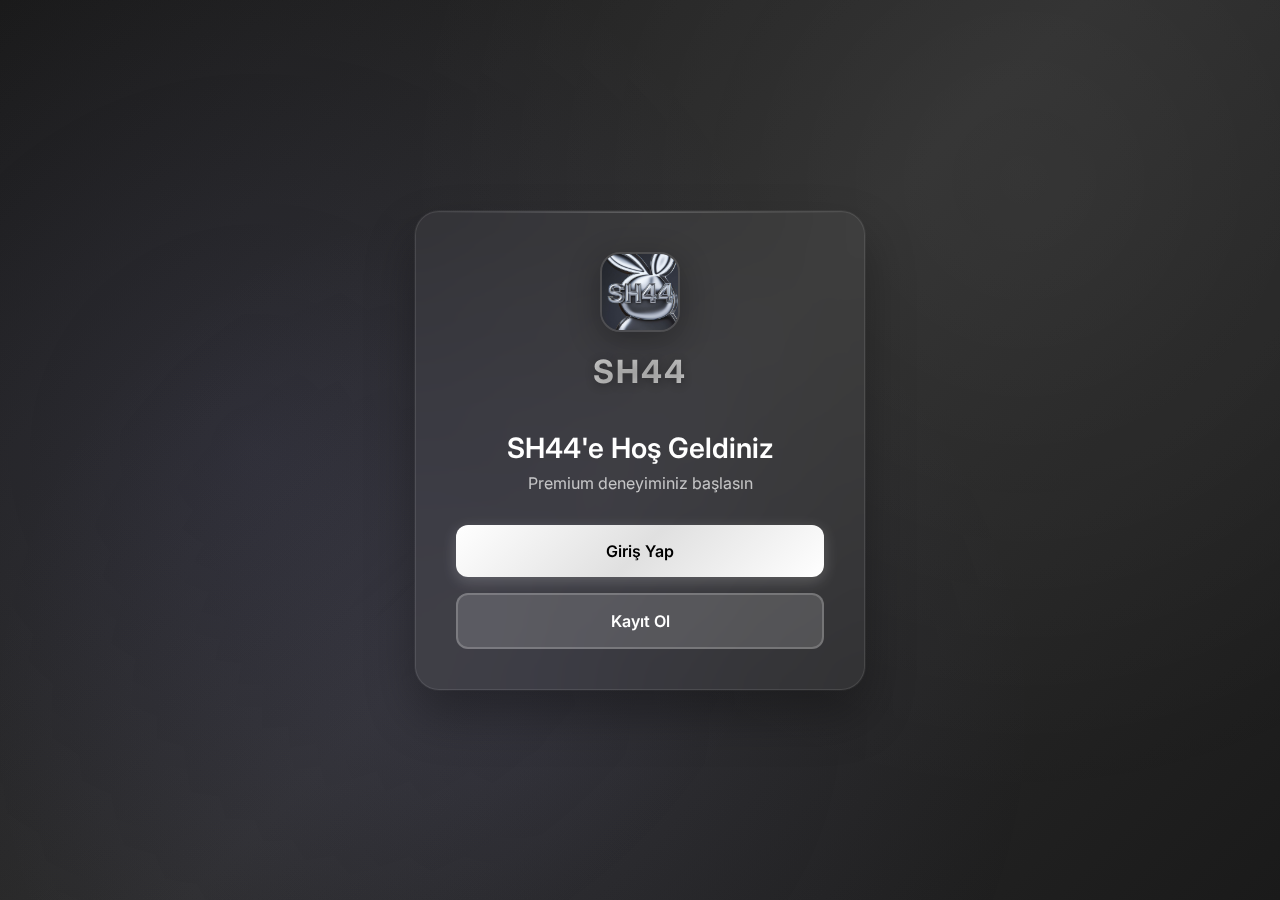
<file: index.html>
<!DOCTYPE html>
<html lang="tr">
<head>
    <meta charset="UTF-8">
    <meta name="viewport" content="width=device-width, initial-scale=1.0">
    <title>SH44 - Ana Sayfa</title>
    <link rel="icon" type="image/x-icon" href="favicon.ico">
    <link rel="stylesheet" href="styles.css">
    <link href="https://fonts.googleapis.com/css2?family=Inter:wght@300;400;500;600;700&display=swap" rel="stylesheet">
</head>
<body>
    <div class="container">
        <div class="auth-card">
            <div class="logo-section">
                <img src="a-close-up-playboy-rabbit-logo-with-the-_JAGxHdOURI-VVZs_ma2EfQ_UE5nme7fRK2rXdq9_TESyg.jpeg" alt="SH44 Logo" class="logo">
                <h1 class="brand-name">SH44</h1>
            </div>
            
            <div class="form-section">
                <h2 class="form-title">SH44'e Hoş Geldiniz</h2>
                <p class="form-subtitle">Premium deneyiminiz başlasın</p>
                
                <div class="button-group">
                    <a href="login.html" class="btn-primary">Giriş Yap</a>
                    <a href="register.html" class="btn-secondary">Kayıt Ol</a>
                </div>
            </div>
        </div>
    </div>
    
    <script src="script.js"></script>
</body>
</html>
</file>
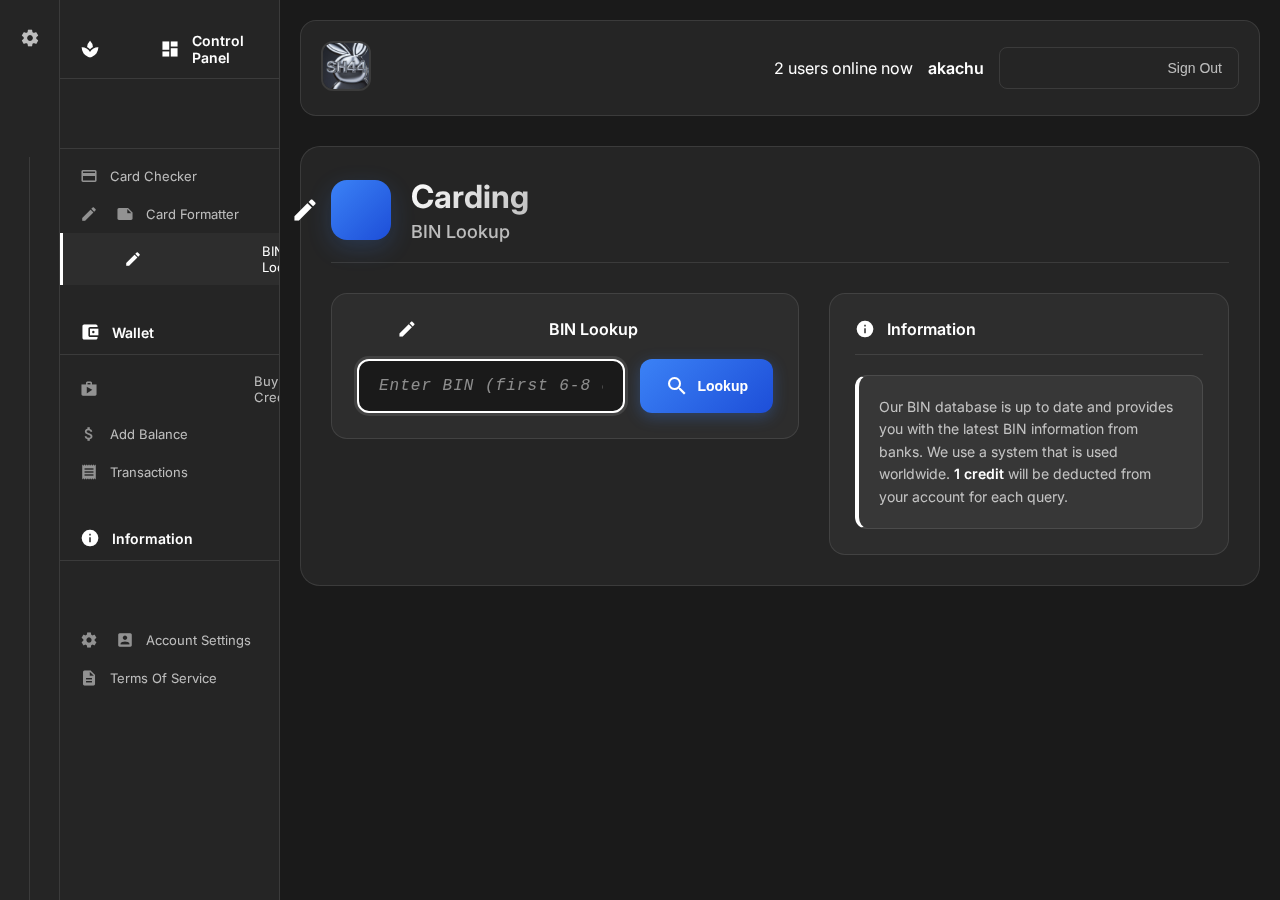
<file: bin-lookup.html>
<!DOCTYPE html>
<html lang="tr">
<head>
    <meta charset="UTF-8">
    <meta name="viewport" content="width=device-width, initial-scale=1.0">
    <title>SH44 - BIN Lookup</title>
    <link rel="icon" type="image/x-icon" href="favicon.ico">
    <link rel="stylesheet" href="dashboard.css">
    <link rel="stylesheet" href="bin-lookup.css">
    <link href="https://fonts.googleapis.com/css2?family=Inter:wght@300;400;500;600;700&display=swap" rel="stylesheet">
    <link href="https://fonts.googleapis.com/icon?family=Material+Icons" rel="stylesheet">
</head>
<body data-theme="dark">
    <!-- Sidebar -->
    <div class="sidebar">
        <div class="sidebar-content">
            <!-- Settings Section -->
            <div class="sidebar-section">
                <div class="settings-container">
                    <div class="settings-icon">
                        <span class="material-icons">settings</span>
                    </div>
                    <div class="settings-dropdown">
                        <div class="dropdown-header">
                            <span class="material-icons">palette</span>
                            <span>Theme</span>
                        </div>
                        <div class="theme-options">
                            <button class="theme-btn active" data-theme="dark">
                                <span class="material-icons">dark_mode</span>
                                <span>Dark</span>
                            </button>
                            <button class="theme-btn" data-theme="light">
                                <span class="material-icons">light_mode</span>
                                <span>Light</span>
                            </button>
                            <button class="theme-btn" data-theme="auto">
                                <span class="material-icons">brightness_auto</span>
                                <span>Auto</span>
                            </button>
                        </div>
                    </div>
                </div>
            </div>
            
            <!-- Contact Section -->
            <div class="contact-section">
                <div class="contact-icon">
                    <span class="material-icons">telegram</span>
                </div>
            </div>
        </div>
        
        <!-- Vertical Divider -->
        <div class="sidebar-divider"></div>
    </div>

    <!-- Navigation Menu -->
    <div class="nav-menu">
        <div class="nav-content">
            <!-- Control Panel -->
            <div class="nav-section">
                <div class="nav-header">
                    <span class="material-icons">space_dashboard</span>
                    <span>Control Panel</span>
                </div>
            </div>

            <!-- Services -->
            <div class="nav-section">
                <div class="nav-header">
                    <span class="material-icons">miscellaneous_services</span>
                    <span>Services</span>
                </div>
                <div class="nav-items">
                    <a href="card-checker.html" class="nav-item">
                        <span class="material-icons">credit_card</span>
                        <span>Card Checker</span>
                    </a>
                    <a href="card-formatter.html" class="nav-item">
                        <span class="material-icons">edit_note</span>
                        <span>Card Formatter</span>
                    </a>
                    <a href="bin-lookup.html" class="nav-item active">
                        <span class="material-icons">credit_score</span>
                        <span>BIN Lookup</span>
                    </a>
                </div>
            </div>

            <!-- Wallet -->
            <div class="nav-section">
                <div class="nav-header">
                    <span class="material-icons">account_balance_wallet</span>
                    <span>Wallet</span>
                </div>
                <div class="nav-items">
                    <a href="#" class="nav-item">
                        <span class="material-icons">shopping_bag</span>
                        <span>Buy Credits</span>
                    </a>
                    <a href="#" class="nav-item">
                        <span class="material-icons">attach_money</span>
                        <span>Add Balance</span>
                    </a>
                    <a href="#" class="nav-item">
                        <span class="material-icons">receipt</span>
                        <span>Transactions</span>
                    </a>
                </div>
            </div>

            <!-- Information -->
            <div class="nav-section">
                <div class="nav-header">
                    <span class="material-icons">info</span>
                    <span>Information</span>
                </div>
                <div class="nav-items">
                    <a href="#" class="nav-item">
                        <span class="material-icons">support_agent</span>
                        <span>Help Desk</span>
                        <span class="material-icons expand-icon">expand_more</span>
                    </a>
                    <a href="#" class="nav-item">
                        <span class="material-icons">settings_account_box</span>
                        <span>Account Settings</span>
                    </a>
                    <a href="#" class="nav-item">
                        <span class="material-icons">description</span>
                        <span>Terms Of Service</span>
                    </a>
                </div>
            </div>
        </div>
    </div>

    <!-- Main Content -->
    <div class="main-content">
        <!-- Header -->
        <div class="header">
            <div class="logo-section">
                <img src="a-close-up-playboy-rabbit-logo-with-the-_JAGxHdOURI-VVZs_ma2EfQ_UE5nme7fRK2rXdq9_TESyg.jpeg" alt="SH44 Logo" class="header-logo">
            </div>
            
            <div class="user-section">
                <div class="user-info">
                    <div class="online-status">
                        <span class="online-indicator"></span>
                        <span class="online-text">2 users online now</span>
                    </div>
                    <span class="username">akachu</span>
                    <button class="sign-out-btn">
                        <span class="material-icons">logout</span>
                        Sign Out
                    </button>
                </div>
            </div>
        </div>

        <!-- BIN Lookup Content -->
        <div class="lookup-container">
            <div class="lookup-header">
                <div class="header-icon">
                    <span class="material-icons">credit_score</span>
                </div>
                <div class="header-text">
                    <h1>Carding</h1>
                    <h2>BIN Lookup</h2>
                </div>
            </div>

            <div class="lookup-layout">
                <!-- Left Side - BIN Input -->
                <div class="lookup-panel">
                    <div class="input-section">
                        <div class="input-header">
                            <span class="material-icons">credit_score</span>
                            <span>BIN Lookup</span>
                        </div>
                        
                        <div class="bin-input-group">
                            <input 
                                type="text" 
                                id="binInput" 
                                class="bin-input" 
                                placeholder="Enter BIN (first 6-8 digits)"
                                maxlength="8"
                            >
                            <button id="lookupBtn" class="btn-lookup">
                                <span class="material-icons">search</span>
                                Lookup
                            </button>
                        </div>
                        
                        <div class="loading-section" id="loadingSection" style="display: none;">
                            <div class="loading-spinner"></div>
                            <span>Searching BIN database...</span>
                        </div>
                    </div>

                    <!-- BIN Results -->
                    <div class="results-section" id="resultsSection" style="display: none;">
                        <div class="result-header">
                            <span class="material-icons">info</span>
                            <span>BIN Information</span>
                        </div>
                        
                        <div class="result-grid">
                            <div class="result-item">
                                <div class="result-label">BIN</div>
                                <div class="result-value" id="resultBin">-</div>
                            </div>
                            <div class="result-item">
                                <div class="result-label">Brand</div>
                                <div class="result-value" id="resultBrand">-</div>
                            </div>
                            <div class="result-item">
                                <div class="result-label">Type</div>
                                <div class="result-value" id="resultType">-</div>
                            </div>
                            <div class="result-item">
                                <div class="result-label">Level</div>
                                <div class="result-value" id="resultLevel">-</div>
                            </div>
                            <div class="result-item">
                                <div class="result-label">Bank</div>
                                <div class="result-value" id="resultBank">-</div>
                            </div>
                            <div class="result-item">
                                <div class="result-label">Country</div>
                                <div class="result-value" id="resultCountry">-</div>
                            </div>
                            <div class="result-item">
                                <div class="result-label">Currency</div>
                                <div class="result-value" id="resultCurrency">-</div>
                            </div>
                            <div class="result-item">
                                <div class="result-label">Prepaid</div>
                                <div class="result-value" id="resultPrepaid">-</div>
                            </div>
                        </div>
                    </div>
                </div>

                <!-- Right Side - Information -->
                <div class="info-panel">
                    <div class="info-header">
                        <span class="material-icons">info</span>
                        <span>Information</span>
                    </div>
                    
                    <div class="info-content">
                        <div class="info-section">
                            <p>Our BIN database is up to date and provides you with the latest BIN information from banks. We use a system that is used worldwide. <strong>1 credit</strong> will be deducted from your account for each query.</p>
                        </div>
                    </div>
                </div>
            </div>
        </div>
    </div>

    <script src="dashboard.js"></script>
    <script src="bin-lookup.js"></script>
</body>
</html>
</file>
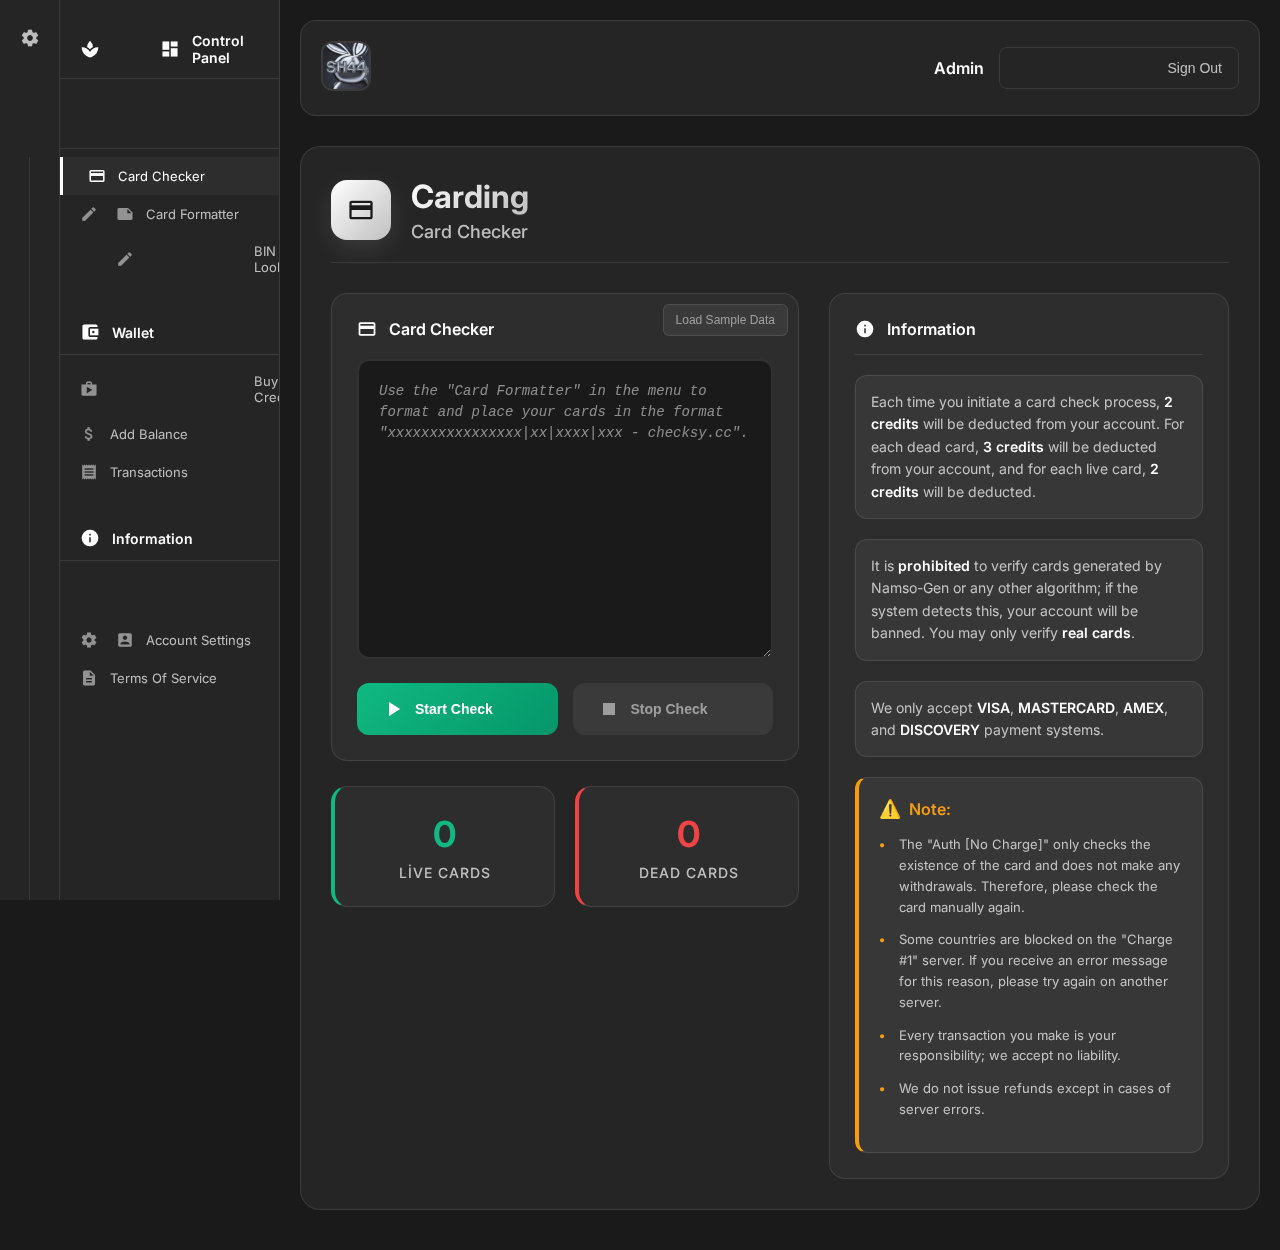
<file: card-checker.html>
<!DOCTYPE html>
<html lang="tr">
<head>
    <meta charset="UTF-8">
    <meta name="viewport" content="width=device-width, initial-scale=1.0">
    <title>SH44 - Card Checker</title>
    <link rel="icon" type="image/x-icon" href="favicon.ico">
    <link rel="stylesheet" href="dashboard.css">
    <link rel="stylesheet" href="card-checker.css">
    <link href="https://fonts.googleapis.com/css2?family=Inter:wght@300;400;500;600;700&display=swap" rel="stylesheet">
    <link href="https://fonts.googleapis.com/icon?family=Material+Icons" rel="stylesheet">
</head>
<body data-theme="dark">
    <!-- Sidebar -->
    <div class="sidebar">
        <div class="sidebar-content">
            <!-- Settings Section -->
            <div class="sidebar-section">
                <div class="settings-container">
                    <div class="settings-icon">
                        <span class="material-icons">settings</span>
                    </div>
                    <div class="settings-dropdown">
                        <div class="dropdown-header">
                            <span class="material-icons">palette</span>
                            <span>Theme</span>
                        </div>
                        <div class="theme-options">
                            <button class="theme-btn active" data-theme="dark">
                                <span class="material-icons">dark_mode</span>
                                <span>Dark</span>
                            </button>
                            <button class="theme-btn" data-theme="light">
                                <span class="material-icons">light_mode</span>
                                <span>Light</span>
                            </button>
                            <button class="theme-btn" data-theme="auto">
                                <span class="material-icons">brightness_auto</span>
                                <span>Auto</span>
                            </button>
                        </div>
                    </div>
                </div>
            </div>
            
            <!-- Contact Section -->
            <div class="contact-section">
                <div class="contact-icon">
                    <span class="material-icons">telegram</span>
                </div>
            </div>
        </div>
        
        <!-- Vertical Divider -->
        <div class="sidebar-divider"></div>
    </div>

    <!-- Navigation Menu -->
    <div class="nav-menu">
        <div class="nav-content">
            <!-- Control Panel -->
            <div class="nav-section">
                <div class="nav-header">
                    <span class="material-icons">space_dashboard</span>
                    <span>Control Panel</span>
                </div>
            </div>

            <!-- Services -->
            <div class="nav-section">
                <div class="nav-header">
                    <span class="material-icons">miscellaneous_services</span>
                    <span>Services</span>
                </div>
                <div class="nav-items">
                    <a href="card-checker.html" class="nav-item active">
                        <span class="material-icons">credit_card</span>
                        <span>Card Checker</span>
                    </a>
                    <a href="#" class="nav-item">
                        <span class="material-icons">edit_note</span>
                        <span>Card Formatter</span>
                    </a>
                    <a href="#" class="nav-item">
                        <span class="material-icons">credit_score</span>
                        <span>BIN Lookup</span>
                    </a>
                </div>
            </div>

            <!-- Wallet -->
            <div class="nav-section">
                <div class="nav-header">
                    <span class="material-icons">account_balance_wallet</span>
                    <span>Wallet</span>
                </div>
                <div class="nav-items">
                    <a href="#" class="nav-item">
                        <span class="material-icons">shopping_bag</span>
                        <span>Buy Credits</span>
                    </a>
                    <a href="#" class="nav-item">
                        <span class="material-icons">attach_money</span>
                        <span>Add Balance</span>
                    </a>
                    <a href="#" class="nav-item">
                        <span class="material-icons">receipt</span>
                        <span>Transactions</span>
                    </a>
                </div>
            </div>

            <!-- Information -->
            <div class="nav-section">
                <div class="nav-header">
                    <span class="material-icons">info</span>
                    <span>Information</span>
                </div>
                <div class="nav-items">
                    <a href="#" class="nav-item">
                        <span class="material-icons">support_agent</span>
                        <span>Help Desk</span>
                        <span class="material-icons expand-icon">expand_more</span>
                    </a>
                    <a href="#" class="nav-item">
                        <span class="material-icons">settings_account_box</span>
                        <span>Account Settings</span>
                    </a>
                    <a href="#" class="nav-item">
                        <span class="material-icons">description</span>
                        <span>Terms Of Service</span>
                    </a>
                </div>
            </div>
        </div>
    </div>

    <!-- Main Content -->
    <div class="main-content">
        <!-- Header -->
        <div class="header">
            <div class="logo-section">
                <img src="a-close-up-playboy-rabbit-logo-with-the-_JAGxHdOURI-VVZs_ma2EfQ_UE5nme7fRK2rXdq9_TESyg.jpeg" alt="SH44 Logo" class="header-logo">
            </div>
            
            <div class="user-section">
                <div class="user-info">
                    <span class="username">Admin</span>
                    <button class="sign-out-btn">
                        <span class="material-icons">logout</span>
                        Sign Out
                    </button>
                </div>
            </div>
        </div>

        <!-- Card Checker Content -->
        <div class="checker-container">
            <div class="checker-header">
                <div class="header-icon">
                    <span class="material-icons">credit_card</span>
                </div>
                <div class="header-text">
                    <h1>Carding</h1>
                    <h2>Card Checker</h2>
                </div>
            </div>

            <div class="checker-layout">
                <!-- Left Side - Card Input -->
                <div class="checker-panel">
                    <div class="input-section">
                        <div class="input-header">
                            <span class="material-icons">credit_card</span>
                            <span>Card Checker</span>
                        </div>
                        
                        <textarea 
                            id="cardInput" 
                            class="card-input" 
                            placeholder='Use the "Card Formatter" in the menu to format and place your cards in the format "xxxxxxxxxxxxxxxx|xx|xxxx|xxx - checksy.cc".'
                            rows="12"
                        ></textarea>
                        
                        <div class="control-buttons">
                            <button id="startCheck" class="btn-start">
                                <span class="material-icons">play_arrow</span>
                                Start Check
                            </button>
                            <button id="stopCheck" class="btn-stop" disabled>
                                <span class="material-icons">stop</span>
                                Stop Check
                            </button>
                        </div>
                        
                        <div class="progress-section" id="progressSection" style="display: none;">
                            <div class="progress-bar">
                                <div class="progress-fill" id="progressFill"></div>
                            </div>
                            <div class="progress-text">
                                <span id="progressText">Checking cards... 0/0</span>
                            </div>
                        </div>
                    </div>

                    <!-- Results Counter -->
                    <div class="results-counter">
                        <div class="counter-item live">
                            <div class="counter-number" id="liveCount">0</div>
                            <div class="counter-label">Live Cards</div>
                        </div>
                        <div class="counter-item dead">
                            <div class="counter-number" id="deadCount">0</div>
                            <div class="counter-label">Dead Cards</div>
                        </div>
                    </div>
                </div>

                <!-- Right Side - Information -->
                <div class="info-panel">
                    <div class="info-header">
                        <span class="material-icons">info</span>
                        <span>Information</span>
                    </div>
                    
                    <div class="info-content">
                        <div class="info-section">
                            <p>Each time you initiate a card check process, <strong>2 credits</strong> will be deducted from your account. For each dead card, <strong>3 credits</strong> will be deducted from your account, and for each live card, <strong>2 credits</strong> will be deducted.</p>
                        </div>
                        
                        <div class="info-section">
                            <p>It is <strong>prohibited</strong> to verify cards generated by Namso-Gen or any other algorithm; if the system detects this, your account will be banned. You may only verify <strong>real cards</strong>.</p>
                        </div>
                        
                        <div class="info-section">
                            <p>We only accept <strong>VISA</strong>, <strong>MASTERCARD</strong>, <strong>AMEX</strong>, and <strong>DISCOVERY</strong> payment systems.</p>
                        </div>
                        
                        <div class="note-section">
                            <h4>Note:</h4>
                            <ul>
                                <li>The "Auth [No Charge]" only checks the existence of the card and does not make any withdrawals. Therefore, please check the card manually again.</li>
                                <li>Some countries are blocked on the "Charge #1" server. If you receive an error message for this reason, please try again on another server.</li>
                                <li>Every transaction you make is your responsibility; we accept no liability.</li>
                                <li>We do not issue refunds except in cases of server errors.</li>
                            </ul>
                        </div>
                    </div>
                </div>
            </div>
        </div>
    </div>

    <script src="dashboard.js"></script>
    <script src="card-checker.js"></script>
</body>
</html>
</file>
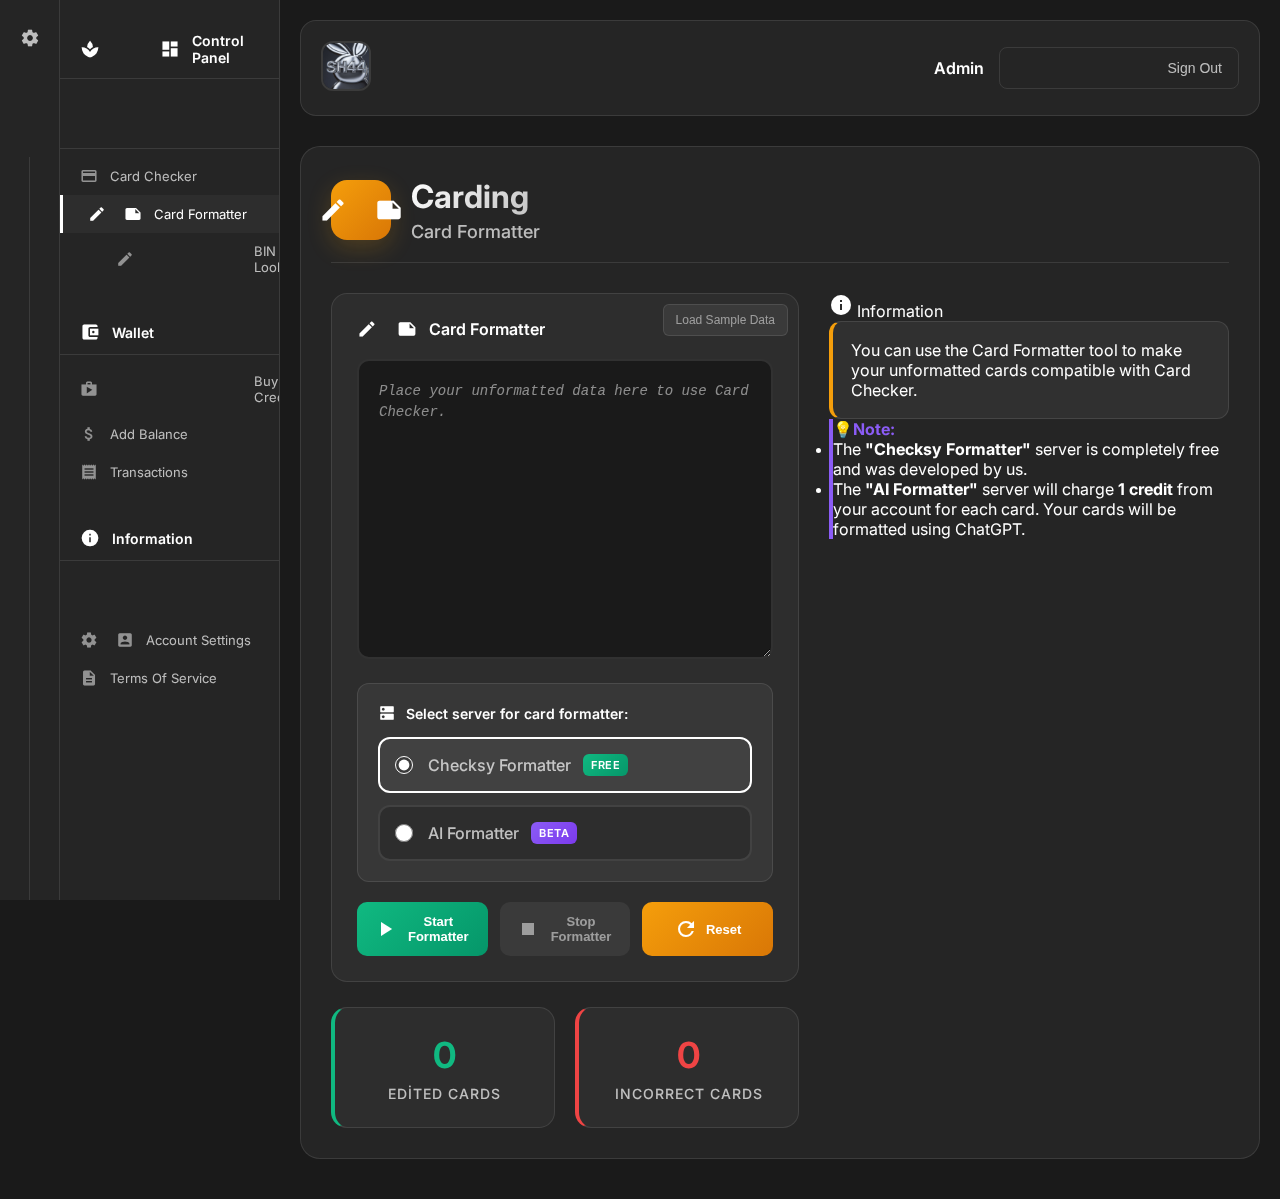
<file: card-formatter.html>
<!DOCTYPE html>
<html lang="tr">
<head>
    <meta charset="UTF-8">
    <meta name="viewport" content="width=device-width, initial-scale=1.0">
    <title>SH44 - Card Formatter</title>
    <link rel="icon" type="image/x-icon" href="favicon.ico">
    <link rel="stylesheet" href="dashboard.css">
    <link rel="stylesheet" href="card-formatter.css">
    <link href="https://fonts.googleapis.com/css2?family=Inter:wght@300;400;500;600;700&display=swap" rel="stylesheet">
    <link href="https://fonts.googleapis.com/icon?family=Material+Icons" rel="stylesheet">
</head>
<body data-theme="dark">
    <!-- Sidebar -->
    <div class="sidebar">
        <div class="sidebar-content">
            <!-- Settings Section -->
            <div class="sidebar-section">
                <div class="settings-container">
                    <div class="settings-icon">
                        <span class="material-icons">settings</span>
                    </div>
                    <div class="settings-dropdown">
                        <div class="dropdown-header">
                            <span class="material-icons">palette</span>
                            <span>Theme</span>
                        </div>
                        <div class="theme-options">
                            <button class="theme-btn active" data-theme="dark">
                                <span class="material-icons">dark_mode</span>
                                <span>Dark</span>
                            </button>
                            <button class="theme-btn" data-theme="light">
                                <span class="material-icons">light_mode</span>
                                <span>Light</span>
                            </button>
                            <button class="theme-btn" data-theme="auto">
                                <span class="material-icons">brightness_auto</span>
                                <span>Auto</span>
                            </button>
                        </div>
                    </div>
                </div>
            </div>
            
            <!-- Contact Section -->
            <div class="contact-section">
                <div class="contact-icon">
                    <span class="material-icons">telegram</span>
                </div>
            </div>
        </div>
        
        <!-- Vertical Divider -->
        <div class="sidebar-divider"></div>
    </div>

    <!-- Navigation Menu -->
    <div class="nav-menu">
        <div class="nav-content">
            <!-- Control Panel -->
            <div class="nav-section">
                <div class="nav-header">
                    <span class="material-icons">space_dashboard</span>
                    <span>Control Panel</span>
                </div>
            </div>

            <!-- Services -->
            <div class="nav-section">
                <div class="nav-header">
                    <span class="material-icons">miscellaneous_services</span>
                    <span>Services</span>
                </div>
                <div class="nav-items">
                    <a href="card-checker.html" class="nav-item">
                        <span class="material-icons">credit_card</span>
                        <span>Card Checker</span>
                    </a>
                    <a href="card-formatter.html" class="nav-item active">
                        <span class="material-icons">edit_note</span>
                        <span>Card Formatter</span>
                    </a>
                    <a href="#" class="nav-item">
                        <span class="material-icons">credit_score</span>
                        <span>BIN Lookup</span>
                    </a>
                </div>
            </div>

            <!-- Wallet -->
            <div class="nav-section">
                <div class="nav-header">
                    <span class="material-icons">account_balance_wallet</span>
                    <span>Wallet</span>
                </div>
                <div class="nav-items">
                    <a href="#" class="nav-item">
                        <span class="material-icons">shopping_bag</span>
                        <span>Buy Credits</span>
                    </a>
                    <a href="#" class="nav-item">
                        <span class="material-icons">attach_money</span>
                        <span>Add Balance</span>
                    </a>
                    <a href="#" class="nav-item">
                        <span class="material-icons">receipt</span>
                        <span>Transactions</span>
                    </a>
                </div>
            </div>

            <!-- Information -->
            <div class="nav-section">
                <div class="nav-header">
                    <span class="material-icons">info</span>
                    <span>Information</span>
                </div>
                <div class="nav-items">
                    <a href="#" class="nav-item">
                        <span class="material-icons">support_agent</span>
                        <span>Help Desk</span>
                        <span class="material-icons expand-icon">expand_more</span>
                    </a>
                    <a href="#" class="nav-item">
                        <span class="material-icons">settings_account_box</span>
                        <span>Account Settings</span>
                    </a>
                    <a href="#" class="nav-item">
                        <span class="material-icons">description</span>
                        <span>Terms Of Service</span>
                    </a>
                </div>
            </div>
        </div>
    </div>

    <!-- Main Content -->
    <div class="main-content">
        <!-- Header -->
        <div class="header">
            <div class="logo-section">
                <img src="a-close-up-playboy-rabbit-logo-with-the-_JAGxHdOURI-VVZs_ma2EfQ_UE5nme7fRK2rXdq9_TESyg.jpeg" alt="SH44 Logo" class="header-logo">
            </div>
            
            <div class="user-section">
                <div class="user-info">
                    <span class="username">Admin</span>
                    <button class="sign-out-btn">
                        <span class="material-icons">logout</span>
                        Sign Out
                    </button>
                </div>
            </div>
        </div>

        <!-- Card Formatter Content -->
        <div class="formatter-container">
            <div class="formatter-header">
                <div class="header-icon">
                    <span class="material-icons">edit_note</span>
                </div>
                <div class="header-text">
                    <h1>Carding</h1>
                    <h2>Card Formatter</h2>
                </div>
            </div>

            <div class="formatter-layout">
                <!-- Left Side - Card Input -->
                <div class="formatter-panel">
                    <div class="input-section">
                        <div class="input-header">
                            <span class="material-icons">edit_note</span>
                            <span>Card Formatter</span>
                        </div>
                        
                        <textarea 
                            id="cardInput" 
                            class="card-input" 
                            placeholder="Place your unformatted data here to use Card Checker."
                            rows="12"
                        ></textarea>
                        
                        <!-- Server Selection -->
                        <div class="server-selection">
                            <div class="selection-header">
                                <span class="material-icons">dns</span>
                                <span>Select server for card formatter:</span>
                            </div>
                            <div class="server-options">
                                <label class="server-option">
                                    <input type="radio" name="server" value="checksy" checked>
                                    <div class="option-content">
                                        <span class="option-title">Checksy Formatter</span>
                                        <span class="option-badge free">FREE</span>
                                    </div>
                                </label>
                                <label class="server-option">
                                    <input type="radio" name="server" value="ai">
                                    <div class="option-content">
                                        <span class="option-title">AI Formatter</span>
                                        <span class="option-badge beta">BETA</span>
                                    </div>
                                </label>
                            </div>
                        </div>
                        
                        <div class="control-buttons">
                            <button id="startFormatter" class="btn-start">
                                <span class="material-icons">play_arrow</span>
                                Start Formatter
                            </button>
                            <button id="stopFormatter" class="btn-stop" disabled>
                                <span class="material-icons">stop</span>
                                Stop Formatter
                            </button>
                            <button id="resetFormatter" class="btn-reset">
                                <span class="material-icons">refresh</span>
                                Reset
                            </button>
                        </div>
                        
                        <div class="progress-section" id="progressSection" style="display: none;">
                            <div class="progress-bar">
                                <div class="progress-fill" id="progressFill"></div>
                            </div>
                            <div class="progress-text">
                                <span id="progressText">Formatting cards... 0/0</span>
                            </div>
                        </div>
                    </div>

                    <!-- Results Counter -->
                    <div class="results-counter">
                        <div class="counter-item edited">
                            <div class="counter-number" id="editedCount">0</div>
                            <div class="counter-label">Edited Cards</div>
                        </div>
                        <div class="counter-item incorrect">
                            <div class="counter-number" id="incorrectCount">0</div>
                            <div class="counter-label">Incorrect Cards</div>
                        </div>
                    </div>
                </div>

                <!-- Right Side - Information -->
                <div class="info-panel">
                    <div class="info-header">
                        <span class="material-icons">info</span>
                        <span>Information</span>
                    </div>
                    
                    <div class="info-content">
                        <div class="info-section">
                            <p>You can use the Card Formatter tool to make your unformatted cards compatible with Card Checker.</p>
                        </div>
                        
                        <div class="note-section">
                            <h4>Note:</h4>
                            <ul>
                                <li>The <strong>"Checksy Formatter"</strong> server is completely free and was developed by us.</li>
                                <li>The <strong>"AI Formatter"</strong> server will charge <strong>1 credit</strong> from your account for each card. Your cards will be formatted using ChatGPT.</li>
                            </ul>
                        </div>
                    </div>
                </div>
            </div>
        </div>
    </div>

    <script src="dashboard.js"></script>
    <script src="card-formatter.js"></script>
</body>
</html>
</file>
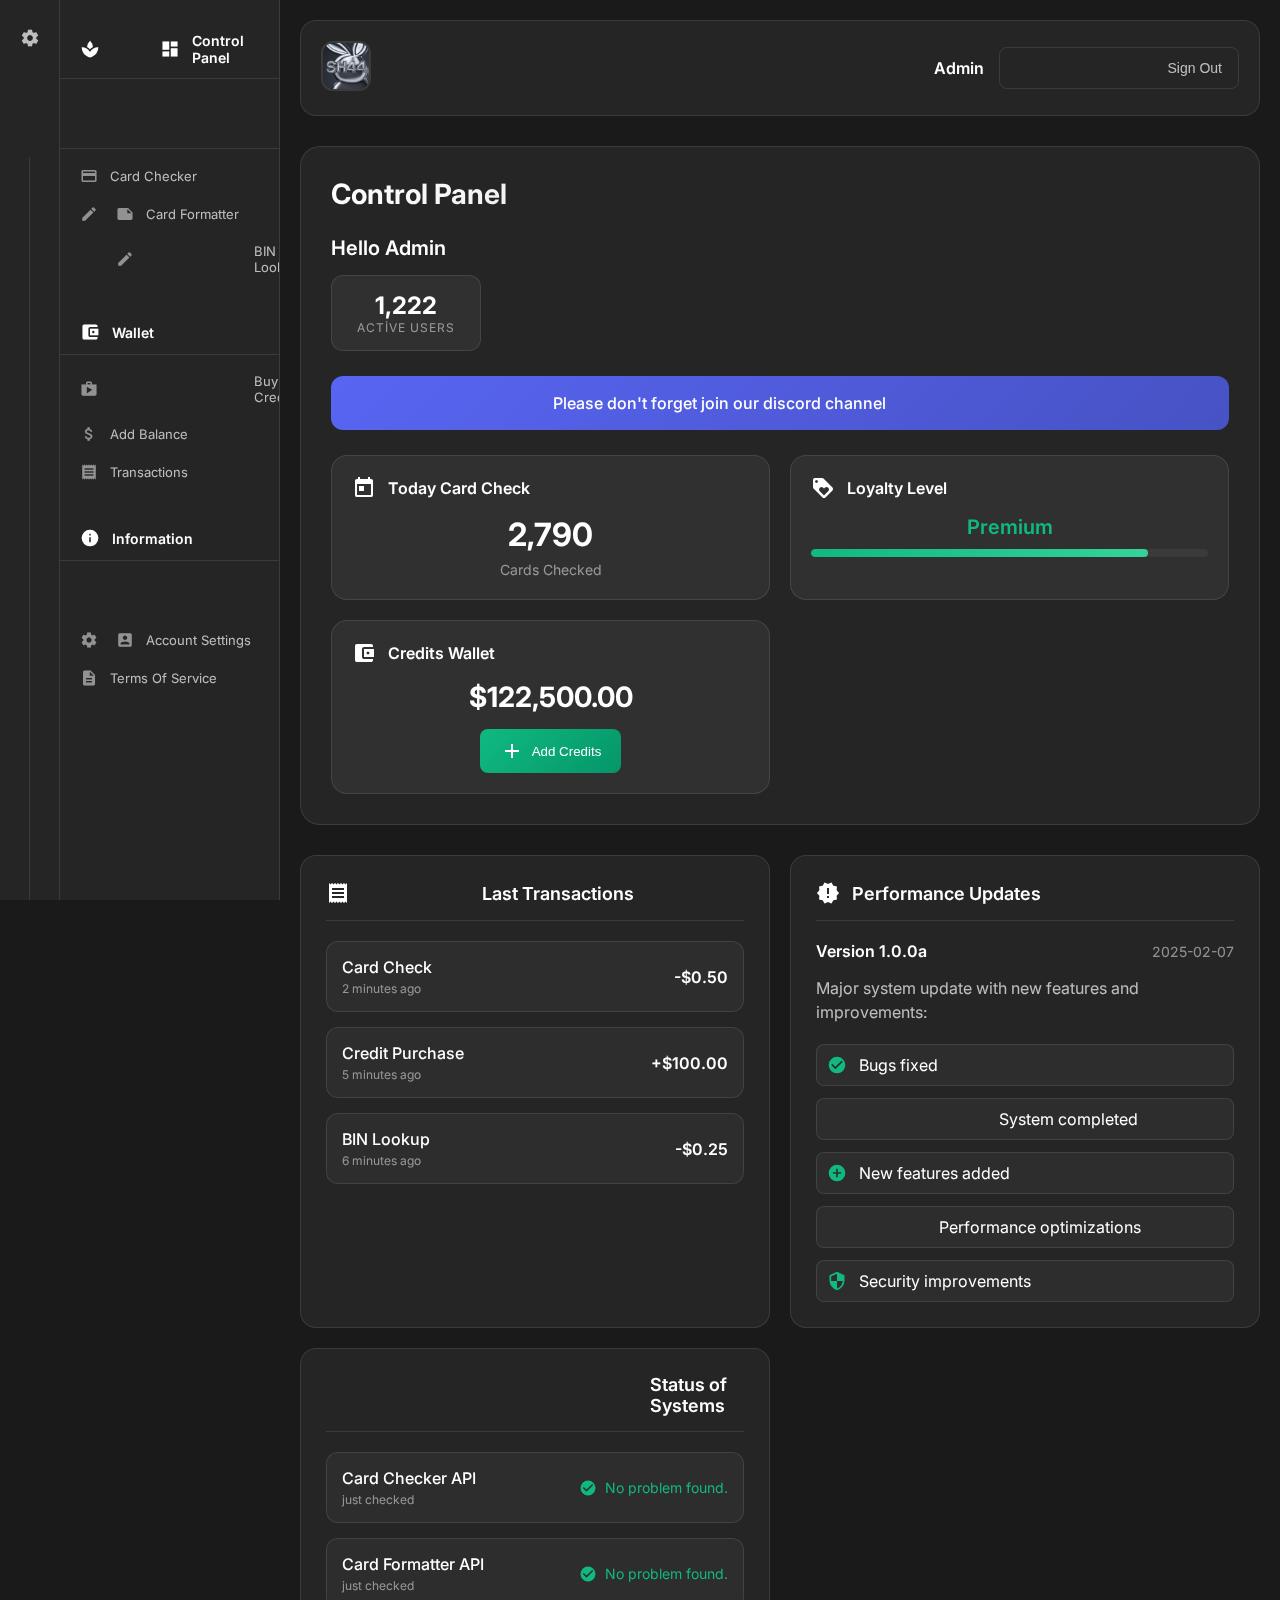
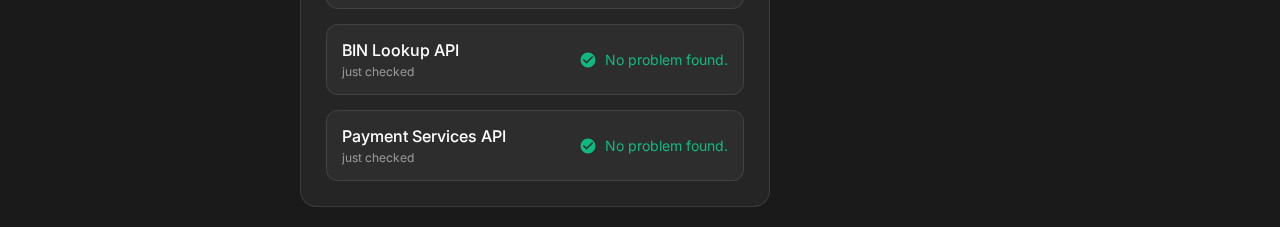
<file: dashboard.html>
<!DOCTYPE html>
<html lang="tr">
<head>
    <meta charset="UTF-8">
    <meta name="viewport" content="width=device-width, initial-scale=1.0">
    <title>SH44 - Dashboard</title>
    <link rel="icon" type="image/x-icon" href="favicon.ico">
    <link rel="stylesheet" href="dashboard.css">
    <link href="https://fonts.googleapis.com/css2?family=Inter:wght@300;400;500;600;700&display=swap" rel="stylesheet">
    <link href="https://fonts.googleapis.com/icon?family=Material+Icons" rel="stylesheet">
</head>
<body data-theme="dark">
    <!-- Sidebar -->
    <div class="sidebar">
        <div class="sidebar-content">
            <!-- Settings Section -->
            <div class="sidebar-section">
                <div class="settings-container">
                    <div class="settings-icon">
                        <span class="material-icons">settings</span>
                    </div>
                    <div class="settings-dropdown">
                        <div class="dropdown-header">
                            <span class="material-icons">palette</span>
                            <span>Theme</span>
                        </div>
                        <div class="theme-options">
                            <button class="theme-btn active" data-theme="dark">
                                <span class="material-icons">dark_mode</span>
                                <span>Dark</span>
                            </button>
                            <button class="theme-btn" data-theme="light">
                                <span class="material-icons">light_mode</span>
                                <span>Light</span>
                            </button>
                            <button class="theme-btn" data-theme="auto">
                                <span class="material-icons">brightness_auto</span>
                                <span>Auto</span>
                            </button>
                        </div>
                    </div>
                </div>
            </div>
            
            <!-- Contact Section -->
            <div class="contact-section">
                <div class="contact-icon">
                    <span class="material-icons">telegram</span>
                </div>
            </div>
        </div>
        
        <!-- Vertical Divider -->
        <div class="sidebar-divider"></div>
    </div>

    <!-- Navigation Menu -->
    <div class="nav-menu">
        <div class="nav-content">
            <!-- Control Panel -->
            <div class="nav-section">
                <div class="nav-header">
                    <span class="material-icons">space_dashboard</span>
                    <span>Control Panel</span>
                </div>
            </div>

            <!-- Services -->
            <div class="nav-section">
                <div class="nav-header">
                    <span class="material-icons">miscellaneous_services</span>
                    <span>Services</span>
                </div>
                <div class="nav-items">
                    <a href="#" class="nav-item">
                        <span class="material-icons">credit_card</span>
                        <span>Card Checker</span>
                    </a>
                    <a href="#" class="nav-item">
                        <span class="material-icons">edit_note</span>
                        <span>Card Formatter</span>
                    </a>
                    <a href="#" class="nav-item">
                        <span class="material-icons">credit_score</span>
                        <span>BIN Lookup</span>
                    </a>
                </div>
            </div>

            <!-- Wallet -->
            <div class="nav-section">
                <div class="nav-header">
                    <span class="material-icons">account_balance_wallet</span>
                    <span>Wallet</span>
                </div>
                <div class="nav-items">
                    <a href="#" class="nav-item">
                        <span class="material-icons">shopping_bag</span>
                        <span>Buy Credits</span>
                    </a>
                    <a href="#" class="nav-item">
                        <span class="material-icons">attach_money</span>
                        <span>Add Balance</span>
                    </a>
                    <a href="#" class="nav-item">
                        <span class="material-icons">receipt</span>
                        <span>Transactions</span>
                    </a>
                </div>
            </div>

            <!-- Information -->
            <div class="nav-section">
                <div class="nav-header">
                    <span class="material-icons">info</span>
                    <span>Information</span>
                </div>
                <div class="nav-items">
                    <a href="#" class="nav-item">
                        <span class="material-icons">support_agent</span>
                        <span>Help Desk</span>
                        <span class="material-icons expand-icon">expand_more</span>
                    </a>
                    <a href="#" class="nav-item">
                        <span class="material-icons">settings_account_box</span>
                        <span>Account Settings</span>
                    </a>
                    <a href="#" class="nav-item">
                        <span class="material-icons">description</span>
                        <span>Terms Of Service</span>
                    </a>
                </div>
            </div>
        </div>
    </div>

    <!-- Main Content -->
    <div class="main-content">
        <!-- Header -->
        <div class="header">
            <div class="logo-section">
                <img src="a-close-up-playboy-rabbit-logo-with-the-_JAGxHdOURI-VVZs_ma2EfQ_UE5nme7fRK2rXdq9_TESyg.jpeg" alt="SH44 Logo" class="header-logo">
            </div>
            
            <div class="user-section">
                <div class="user-info">
                    <span class="username">Admin</span>
                    <button class="sign-out-btn">
                        <span class="material-icons">logout</span>
                        Sign Out
                    </button>
                </div>
            </div>
        </div>

        <!-- Control Panel -->
        <div class="control-panel">
            <h2>Control Panel</h2>
            
            <!-- Welcome Section -->
            <div class="welcome-section">
                <h3>Hello Admin</h3>
                <div class="stats-row">
                    <div class="stat-item">
                        <span class="stat-number">1,247</span>
                        <span class="stat-label">Active Users</span>
                    </div>
                </div>
            </div>

            <!-- Discord Notice -->
            <div class="discord-notice">
                <span class="material-icons">campaign</span>
                Please don't forget join our discord channel
            </div>

            <!-- Dashboard Cards -->
            <div class="dashboard-cards">
                <div class="card">
                    <div class="card-header">
                        <span class="material-icons">today</span>
                        <h4>Today Card Check</h4>
                    </div>
                    <div class="card-content">
                        <div class="card-stat">
                            <span class="number">2,847</span>
                            <span class="label">Cards Checked</span>
                        </div>
                    </div>
                </div>

                <div class="card">
                    <div class="card-header">
                        <span class="material-icons">loyalty</span>
                        <h4>Loyalty Level</h4>
                    </div>
                    <div class="card-content">
                        <div class="loyalty-level">
                            <span class="level">Premium</span>
                            <div class="progress-bar">
                                <div class="progress" style="width: 85%"></div>
                            </div>
                        </div>
                    </div>
                </div>

                <div class="card">
                    <div class="card-header">
                        <span class="material-icons">account_balance_wallet</span>
                        <h4>Credits Wallet</h4>
                    </div>
                    <div class="card-content">
                        <div class="wallet-balance">
                            <span class="amount">$1,250.00</span>
                            <button class="add-credits-btn">
                                <span class="material-icons">add</span>
                                Add Credits
                            </button>
                        </div>
                    </div>
                </div>
            </div>
        </div>

        <!-- Bottom Sections -->
        <div class="bottom-sections">
            <!-- Last Transactions -->
            <div class="section-card">
                <div class="section-header">
                    <span class="material-icons">receipt_long</span>
                    <h3>Last Transactions</h3>
                </div>
                <div class="transactions-list">
                    <div class="transaction-item">
                        <div class="transaction-info">
                            <span class="transaction-type">Card Check</span>
                            <span class="transaction-time">2 minutes ago</span>
                        </div>
                        <span class="transaction-amount">-$0.50</span>
                    </div>
                    <div class="transaction-item">
                        <div class="transaction-info">
                            <span class="transaction-type">Credit Purchase</span>
                            <span class="transaction-time">1 hour ago</span>
                        </div>
                        <span class="transaction-amount">+$100.00</span>
                    </div>
                    <div class="transaction-item">
                        <div class="transaction-info">
                            <span class="transaction-type">BIN Lookup</span>
                            <span class="transaction-time">3 hours ago</span>
                        </div>
                        <span class="transaction-amount">-$0.25</span>
                    </div>
                </div>
            </div>

            <!-- Performance Updates -->
            <div class="section-card">
                <div class="section-header">
                    <span class="material-icons">new_releases</span>
                    <h3>Performance Updates</h3>
                </div>
                <div class="update-info">
                    <div class="version-info">
                        <span class="version">Version 1.0.0a</span>
                        <span class="date">2025-02-07</span>
                    </div>
                    <p class="update-description">Major system update with new features and improvements:</p>
                    <div class="update-list">
                        <div class="update-item">
                            <span class="material-icons">check_circle</span>
                            <span>Bugs fixed</span>
                        </div>
                        <div class="update-item">
                            <span class="material-icons">verified</span>
                            <span>System completed</span>
                        </div>
                        <div class="update-item">
                            <span class="material-icons">add_circle</span>
                            <span>New features added</span>
                        </div>
                        <div class="update-item">
                            <span class="material-icons">speed</span>
                            <span>Performance optimizations</span>
                        </div>
                        <div class="update-item">
                            <span class="material-icons">security</span>
                            <span>Security improvements</span>
                        </div>
                    </div>
                </div>
            </div>

            <!-- Status of Systems -->
            <div class="section-card">
                <div class="section-header">
                    <span class="material-icons">monitor_heart</span>
                    <h3>Status of Systems</h3>
                </div>
                <div class="system-status">
                    <div class="status-item">
                        <div class="status-info">
                            <span class="service-name">Card Checker API</span>
                            <span class="status-time">just checked</span>
                        </div>
                        <div class="status-indicator online">
                            <span class="material-icons">check_circle</span>
                            <span>No problem found.</span>
                        </div>
                    </div>
                    <div class="status-item">
                        <div class="status-info">
                            <span class="service-name">Card Formatter API</span>
                            <span class="status-time">just checked</span>
                        </div>
                        <div class="status-indicator online">
                            <span class="material-icons">check_circle</span>
                            <span>No problem found.</span>
                        </div>
                    </div>
                    <div class="status-item">
                        <div class="status-info">
                            <span class="service-name">BIN Lookup API</span>
                            <span class="status-time">just checked</span>
                        </div>
                        <div class="status-indicator online">
                            <span class="material-icons">check_circle</span>
                            <span>No problem found.</span>
                        </div>
                    </div>
                    <div class="status-item">
                        <div class="status-info">
                            <span class="service-name">Payment Services API</span>
                            <span class="status-time">just checked</span>
                        </div>
                        <div class="status-indicator online">
                            <span class="material-icons">check_circle</span>
                            <span>No problem found.</span>
                        </div>
                    </div>
                </div>
            </div>
        </div>
    </div>

    <script src="dashboard.js"></script>
</body>
</html>
</file>
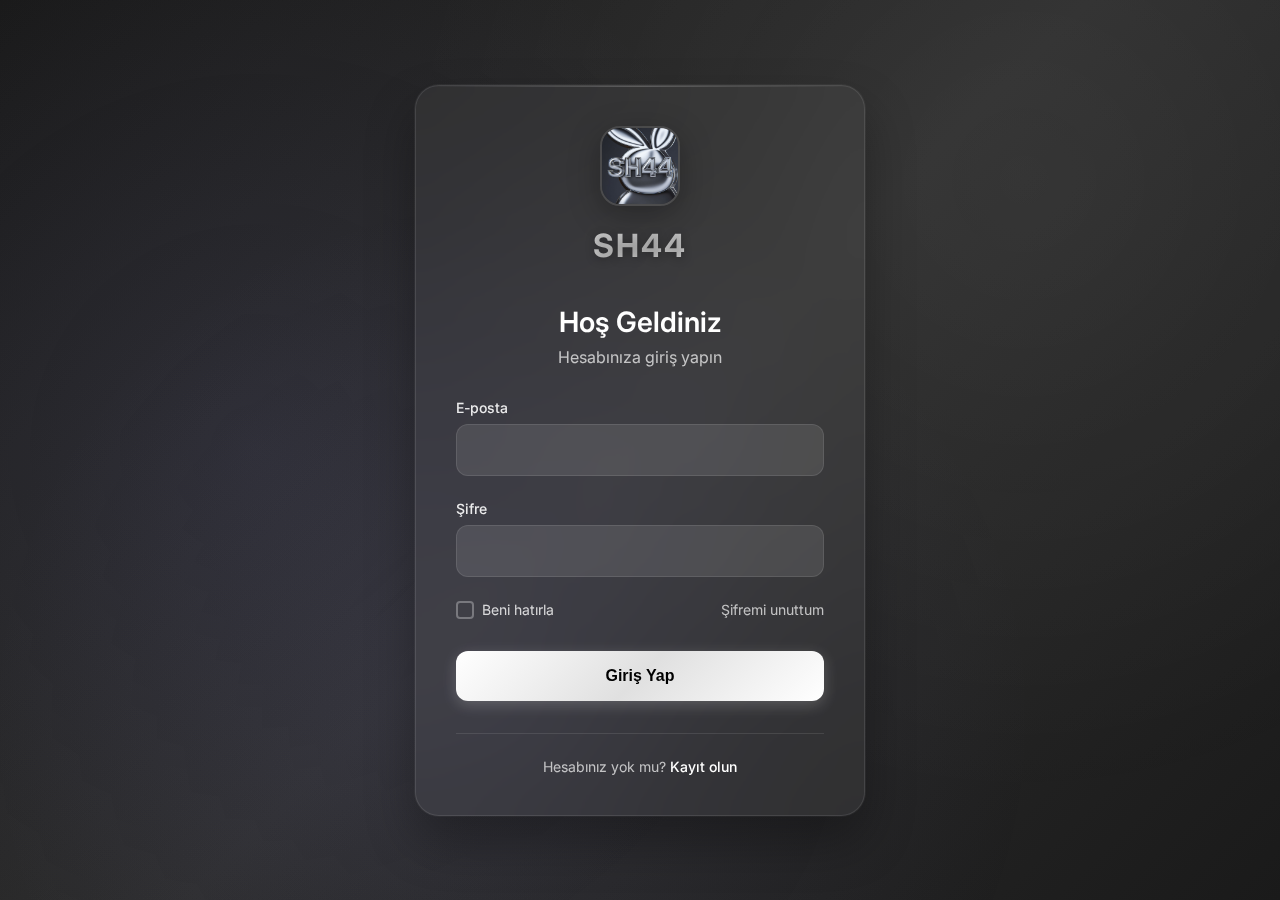
<file: login.html>
<!DOCTYPE html>
<html lang="tr">
<head>
    <meta charset="UTF-8">
    <meta name="viewport" content="width=device-width, initial-scale=1.0">
    <title>SH44 - Giriş Yap</title>
    <link rel="icon" type="image/x-icon" href="favicon.ico">
    <link rel="stylesheet" href="styles.css">
    <link href="https://fonts.googleapis.com/css2?family=Inter:wght@300;400;500;600;700&display=swap" rel="stylesheet">
</head>
<body>
    <div class="container">
        <div class="auth-card">
            <div class="logo-section">
                <img src="a-close-up-playboy-rabbit-logo-with-the-_JAGxHdOURI-VVZs_ma2EfQ_UE5nme7fRK2rXdq9_TESyg.jpeg" alt="SH44 Logo" class="logo">
                <h1 class="brand-name">SH44</h1>
            </div>
            
            <div class="form-section">
                <h2 class="form-title">Hoş Geldiniz</h2>
                <p class="form-subtitle">Hesabınıza giriş yapın</p>
                
                <form id="loginForm" class="auth-form">
                    <div class="input-group">
                        <label for="email">E-posta</label>
                        <input type="email" id="email" name="email" required>
                    </div>
                    
                    <div class="input-group">
                        <label for="password">Şifre</label>
                        <input type="password" id="password" name="password" required>
                    </div>
                    
                    <div class="form-options">
                        <label class="checkbox-container">
                            <input type="checkbox" id="remember">
                            <span class="checkmark"></span>
                            Beni hatırla
                        </label>
                        <a href="#" class="forgot-password">Şifremi unuttum</a>
                    </div>
                    
                    <button type="submit" class="btn-primary">Giriş Yap</button>
                </form>
                
                <div class="form-footer">
                    <p>Hesabınız yok mu? <a href="register.html" class="link">Kayıt olun</a></p>
                </div>
            </div>
        </div>
    </div>
    
    <script src="script.js"></script>
</body>
</html>
</file>
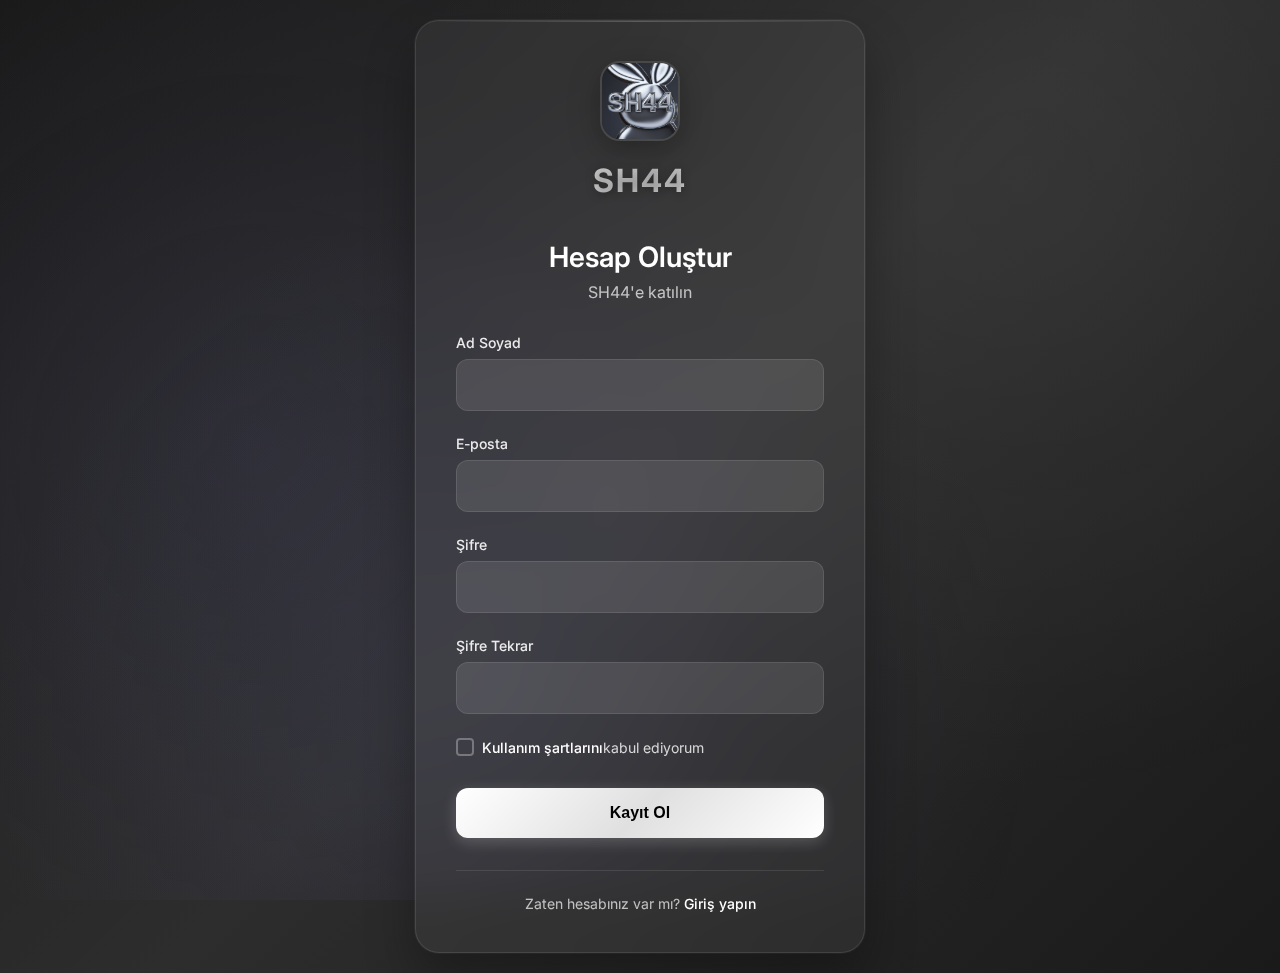
<file: register.html>
<!DOCTYPE html>
<html lang="tr">
<head>
    <meta charset="UTF-8">
    <meta name="viewport" content="width=device-width, initial-scale=1.0">
    <title>SH44 - Kayıt Ol</title>
    <link rel="icon" type="image/x-icon" href="favicon.ico">
    <link rel="stylesheet" href="styles.css">
    <link href="https://fonts.googleapis.com/css2?family=Inter:wght@300;400;500;600;700&display=swap" rel="stylesheet">
</head>
<body>
    <div class="container">
        <div class="auth-card">
            <div class="logo-section">
                <img src="a-close-up-playboy-rabbit-logo-with-the-_JAGxHdOURI-VVZs_ma2EfQ_UE5nme7fRK2rXdq9_TESyg.jpeg" alt="SH44 Logo" class="logo">
                <h1 class="brand-name">SH44</h1>
            </div>
            
            <div class="form-section">
                <h2 class="form-title">Hesap Oluştur</h2>
                <p class="form-subtitle">SH44'e katılın</p>
                
                <form id="registerForm" class="auth-form">
                    <div class="input-group">
                        <label for="fullName">Ad Soyad</label>
                        <input type="text" id="fullName" name="fullName" required>
                    </div>
                    
                    <div class="input-group">
                        <label for="email">E-posta</label>
                        <input type="email" id="email" name="email" required>
                    </div>
                    
                    <div class="input-group">
                        <label for="password">Şifre</label>
                        <input type="password" id="password" name="password" required>
                    </div>
                    
                    <div class="input-group">
                        <label for="confirmPassword">Şifre Tekrar</label>
                        <input type="password" id="confirmPassword" name="confirmPassword" required>
                    </div>
                    
                    <div class="form-options">
                        <label class="checkbox-container">
                            <input type="checkbox" id="terms" required>
                            <span class="checkmark"></span>
                            <a href="#" class="link">Kullanım şartlarını</a> kabul ediyorum
                        </label>
                    </div>
                    
                    <button type="submit" class="btn-primary">Kayıt Ol</button>
                </form>
                
                <div class="form-footer">
                    <p>Zaten hesabınız var mı? <a href="login.html" class="link">Giriş yapın</a></p>
                </div>
            </div>
        </div>
    </div>
    
    <script src="script.js"></script>
</body>
</html>
</file>
<file: styles.css>
* {
    margin: 0;
    padding: 0;
    box-sizing: border-box;
}

body {
    font-family: 'Inter', sans-serif;
    background: linear-gradient(135deg, #1a1a1a 0%, #2d2d2d 50%, #1a1a1a 100%);
    min-height: 100vh;
    display: flex;
    align-items: center;
    justify-content: center;
    color: #ffffff;
    overflow-x: hidden;
}

body::before {
    content: '';
    position: fixed;
    top: 0;
    left: 0;
    width: 100%;
    height: 100%;
    background: radial-gradient(circle at 20% 50%, rgba(120, 119, 198, 0.1) 0%, transparent 50%),
                radial-gradient(circle at 80% 20%, rgba(255, 255, 255, 0.05) 0%, transparent 50%),
                radial-gradient(circle at 40% 80%, rgba(120, 119, 198, 0.08) 0%, transparent 50%);
    pointer-events: none;
    z-index: -1;
}

.container {
    width: 100%;
    max-width: 1200px;
    padding: 20px;
    display: flex;
    justify-content: center;
    align-items: center;
}

.auth-card {
    background: rgba(255, 255, 255, 0.05);
    backdrop-filter: blur(20px);
    border: 1px solid rgba(255, 255, 255, 0.1);
    border-radius: 24px;
    padding: 40px;
    width: 100%;
    max-width: 450px;
    box-shadow: 0 25px 50px rgba(0, 0, 0, 0.3),
                0 0 0 1px rgba(255, 255, 255, 0.05);
    position: relative;
    overflow: hidden;
}

.auth-card::before {
    content: '';
    position: absolute;
    top: 0;
    left: 0;
    right: 0;
    height: 1px;
    background: linear-gradient(90deg, transparent, rgba(255, 255, 255, 0.2), transparent);
}

.logo-section {
    text-align: center;
    margin-bottom: 40px;
}

.logo {
    width: 80px;
    height: 80px;
    border-radius: 20px;
    margin-bottom: 16px;
    box-shadow: 0 8px 32px rgba(0, 0, 0, 0.3);
    border: 2px solid rgba(255, 255, 255, 0.1);
}

.brand-name {
    font-size: 32px;
    font-weight: 700;
    background: linear-gradient(135deg, #ffffff 0%, #c0c0c0 50%, #ffffff 100%);
    -webkit-background-clip: text;
    -webkit-text-fill-color: transparent;
    background-clip: text;
    text-shadow: 0 2px 10px rgba(0, 0, 0, 0.3);
    letter-spacing: 2px;
}

.form-section {
    width: 100%;
}

.form-title {
    font-size: 28px;
    font-weight: 600;
    margin-bottom: 8px;
    text-align: center;
    color: #ffffff;
}

.form-subtitle {
    font-size: 16px;
    color: rgba(255, 255, 255, 0.7);
    text-align: center;
    margin-bottom: 32px;
}

.auth-form {
    width: 100%;
}

.input-group {
    margin-bottom: 24px;
}

.input-group label {
    display: block;
    font-size: 14px;
    font-weight: 500;
    color: rgba(255, 255, 255, 0.9);
    margin-bottom: 8px;
}

.input-group input {
    width: 100%;
    padding: 16px 20px;
    background: rgba(255, 255, 255, 0.05);
    border: 1px solid rgba(255, 255, 255, 0.1);
    border-radius: 12px;
    color: #ffffff;
    font-size: 16px;
    transition: all 0.3s ease;
    backdrop-filter: blur(10px);
}

.input-group input:focus {
    outline: none;
    border-color: rgba(255, 255, 255, 0.3);
    background: rgba(255, 255, 255, 0.08);
    box-shadow: 0 0 0 3px rgba(255, 255, 255, 0.1);
}

.input-group input::placeholder {
    color: rgba(255, 255, 255, 0.5);
}

.form-options {
    display: flex;
    justify-content: space-between;
    align-items: center;
    margin-bottom: 32px;
    flex-wrap: wrap;
    gap: 16px;
}

.checkbox-container {
    display: flex;
    align-items: center;
    cursor: pointer;
    font-size: 14px;
    color: rgba(255, 255, 255, 0.8);
}

.checkbox-container input {
    display: none;
}

.checkmark {
    width: 18px;
    height: 18px;
    border: 2px solid rgba(255, 255, 255, 0.3);
    border-radius: 4px;
    margin-right: 8px;
    position: relative;
    transition: all 0.3s ease;
}

.checkbox-container input:checked + .checkmark {
    background: linear-gradient(135deg, #ffffff 0%, #c0c0c0 100%);
    border-color: #ffffff;
}

.checkbox-container input:checked + .checkmark::after {
    content: '✓';
    position: absolute;
    top: 50%;
    left: 50%;
    transform: translate(-50%, -50%);
    color: #000000;
    font-size: 12px;
    font-weight: bold;
}

.forgot-password {
    color: rgba(255, 255, 255, 0.7);
    text-decoration: none;
    font-size: 14px;
    transition: color 0.3s ease;
}

.forgot-password:hover {
    color: #ffffff;
}

.btn-primary {
    width: 100%;
    padding: 16px;
    background: linear-gradient(135deg, #ffffff 0%, #e0e0e0 50%, #ffffff 100%);
    color: #000000;
    border: none;
    border-radius: 12px;
    font-size: 16px;
    font-weight: 600;
    cursor: pointer;
    transition: all 0.3s ease;
    box-shadow: 0 4px 15px rgba(255, 255, 255, 0.2);
    position: relative;
    overflow: hidden;
}

.btn-primary::before {
    content: '';
    position: absolute;
    top: 0;
    left: -100%;
    width: 100%;
    height: 100%;
    background: linear-gradient(90deg, transparent, rgba(255, 255, 255, 0.3), transparent);
    transition: left 0.5s ease;
}

.btn-primary:hover::before {
    left: 100%;
}

.btn-primary:hover {
    transform: translateY(-2px);
    box-shadow: 0 8px 25px rgba(255, 255, 255, 0.3);
}

.btn-primary:active {
    transform: translateY(0);
}

.form-footer {
    text-align: center;
    margin-top: 32px;
    padding-top: 24px;
    border-top: 1px solid rgba(255, 255, 255, 0.1);
}

.form-footer p {
    color: rgba(255, 255, 255, 0.7);
    font-size: 14px;
}

.link {
    color: #ffffff;
    text-decoration: none;
    font-weight: 500;
    transition: all 0.3s ease;
    position: relative;
}

.link::after {
    content: '';
    position: absolute;
    bottom: -2px;
    left: 0;
    width: 0;
    height: 2px;
    background: linear-gradient(90deg, #ffffff, #c0c0c0);
    transition: width 0.3s ease;
}

.link:hover::after {
    width: 100%;
}

.link:hover {
    color: #ffffff;
}

/* Responsive Design */
@media (max-width: 768px) {
    .container {
        padding: 16px;
    }
    
    .auth-card {
        padding: 32px 24px;
        margin: 16px;
    }
    
    .logo {
        width: 60px;
        height: 60px;
    }
    
    .brand-name {
        font-size: 28px;
    }
    
    .form-title {
        font-size: 24px;
    }
    
    .form-options {
        flex-direction: column;
        align-items: flex-start;
        gap: 12px;
    }
}

@media (max-width: 480px) {
    .auth-card {
        padding: 24px 20px;
    }
    
    .logo {
        width: 50px;
        height: 50px;
    }
    
    .brand-name {
        font-size: 24px;
        letter-spacing: 1px;
    }
    
    .form-title {
        font-size: 22px;
    }
    
    .input-group input {
        padding: 14px 16px;
        font-size: 16px;
    }
    
    .btn-primary {
        padding: 14px;
        font-size: 16px;
    }
}

/* Button Group for Index Page */
.button-group {
    display: flex;
    flex-direction: column;
    gap: 16px;
    margin-top: 32px;
}

.btn-secondary {
    width: 100%;
    padding: 16px;
    background: rgba(255, 255, 255, 0.1);
    color: #ffffff;
    border: 2px solid rgba(255, 255, 255, 0.2);
    border-radius: 12px;
    font-size: 16px;
    font-weight: 600;
    cursor: pointer;
    transition: all 0.3s ease;
    text-decoration: none;
    text-align: center;
    display: block;
    backdrop-filter: blur(10px);
    position: relative;
    overflow: hidden;
}

.btn-secondary::before {
    content: '';
    position: absolute;
    top: 0;
    left: -100%;
    width: 100%;
    height: 100%;
    background: linear-gradient(90deg, transparent, rgba(255, 255, 255, 0.1), transparent);
    transition: left 0.5s ease;
}

.btn-secondary:hover::before {
    left: 100%;
}

.btn-secondary:hover {
    transform: translateY(-2px);
    border-color: rgba(255, 255, 255, 0.4);
    background: rgba(255, 255, 255, 0.15);
    box-shadow: 0 8px 25px rgba(255, 255, 255, 0.1);
}

.btn-primary {
    text-decoration: none;
    display: block;
    text-align: center;
}

/* Loading Animation */
@keyframes shimmer {
    0% {
        background-position: -200px 0;
    }
    100% {
        background-position: calc(200px + 100%) 0;
    }
}

.loading {
    background: linear-gradient(90deg, transparent, rgba(255, 255, 255, 0.1), transparent);
    background-size: 200px 100%;
    animation: shimmer 1.5s infinite;
}
</file>
<file: dashboard.css>
/* Dashboard CSS - SH44 */
:root {
    /* Dark Theme Variables */
    --bg-primary: #1a1a1a;
    --bg-secondary: #2d2d2d;
    --bg-tertiary: #3a3a3a;
    --text-primary: #ffffff;
    --text-secondary: rgba(255, 255, 255, 0.7);
    --text-muted: rgba(255, 255, 255, 0.5);
    --accent-primary: #ffffff;
    --accent-secondary: #c0c0c0;
    --border-color: rgba(255, 255, 255, 0.1);
    --shadow-color: rgba(0, 0, 0, 0.3);
    --success-color: #10b981;
    --warning-color: #f59e0b;
    --error-color: #ef4444;
    --glass-bg: rgba(255, 255, 255, 0.05);
    --glass-border: rgba(255, 255, 255, 0.1);
}

/* Light Theme Variables */
[data-theme="light"] {
    --bg-primary: #f8fafc;
    --bg-secondary: #ffffff;
    --bg-tertiary: #f1f5f9;
    --text-primary: #1e293b;
    --text-secondary: #475569;
    --text-muted: #64748b;
    --accent-primary: #1e293b;
    --accent-secondary: #475569;
    --border-color: rgba(0, 0, 0, 0.1);
    --shadow-color: rgba(0, 0, 0, 0.1);
    --glass-bg: rgba(255, 255, 255, 0.8);
    --glass-border: rgba(0, 0, 0, 0.1);
}

* {
    margin: 0;
    padding: 0;
    box-sizing: border-box;
}

body {
    font-family: 'Inter', sans-serif;
    background: var(--bg-primary);
    color: var(--text-primary);
    display: flex;
    min-height: 100vh;
    transition: all 0.3s ease;
}

/* Sidebar */
.sidebar {
    width: 60px;
    background: var(--glass-bg);
    backdrop-filter: blur(20px);
    border-right: 1px solid var(--glass-border);
    display: flex;
    flex-direction: column;
    position: fixed;
    height: 100vh;
    z-index: 100;
}

.sidebar-content {
    flex: 1;
    display: flex;
    flex-direction: column;
    padding: 20px 0;
}

.sidebar-section {
    padding: 0 15px;
    margin-bottom: 25px;
}

.settings-container {
    position: relative;
    display: flex;
    justify-content: center;
}

.settings-icon {
    display: flex;
    justify-content: center;
    cursor: pointer;
    padding: 8px;
    border-radius: 8px;
    transition: all 0.3s ease;
}

.settings-icon .material-icons {
    font-size: 20px;
    color: var(--text-secondary);
    transition: all 0.3s ease;
}

.settings-container:hover .settings-icon {
    background: var(--glass-bg);
}

.settings-container:hover .settings-icon .material-icons {
    color: var(--accent-primary);
    transform: rotate(90deg);
}

.settings-dropdown {
    position: absolute;
    left: 100%;
    top: 0;
    margin-left: 15px;
    background: var(--glass-bg);
    backdrop-filter: blur(20px);
    border: 1px solid var(--glass-border);
    border-radius: 16px;
    padding: 20px;
    min-width: 180px;
    opacity: 0;
    visibility: hidden;
    transform: translateX(-10px);
    transition: all 0.3s ease;
    box-shadow: 0 10px 30px var(--shadow-color);
    z-index: 1000;
}

.settings-container:hover .settings-dropdown {
    opacity: 1;
    visibility: visible;
    transform: translateX(0);
}

.dropdown-header {
    display: flex;
    align-items: center;
    gap: 8px;
    margin-bottom: 15px;
    padding-bottom: 10px;
    border-bottom: 1px solid var(--border-color);
    color: var(--text-primary);
    font-weight: 600;
    font-size: 14px;
}

.dropdown-header .material-icons {
    font-size: 18px;
    color: var(--accent-primary);
}

.theme-options {
    display: flex;
    flex-direction: column;
    gap: 8px;
}

.theme-btn {
    display: flex;
    align-items: center;
    gap: 10px;
    padding: 10px 12px;
    background: transparent;
    border: 1px solid var(--border-color);
    border-radius: 8px;
    color: var(--text-secondary);
    cursor: pointer;
    transition: all 0.3s ease;
    font-size: 13px;
    font-weight: 500;
    width: 100%;
    text-align: left;
}

.theme-btn .material-icons {
    font-size: 16px;
}

.theme-btn:hover {
    background: var(--bg-secondary);
    color: var(--text-primary);
    border-color: var(--accent-secondary);
    transform: translateX(2px);
}

.theme-btn.active {
    background: linear-gradient(135deg, var(--accent-primary), var(--accent-secondary));
    color: var(--bg-primary);
    border-color: var(--accent-primary);
}

.theme-btn.active .material-icons {
    color: var(--bg-primary);
}

.sidebar-spacer {
    flex: 1;
}

.contact-section {
    padding: 0 15px;
    display: flex;
    justify-content: center;
}

.contact-icon .material-icons {
    font-size: 20px;
    color: var(--text-secondary);
    cursor: pointer;
    transition: color 0.3s ease;
    padding: 8px;
    border-radius: 8px;
}

.contact-icon .material-icons:hover {
    color: #0088cc;
    background: var(--glass-bg);
}

.sidebar-divider {
    width: 1px;
    background: var(--border-color);
    margin: 0 auto;
    height: calc(100vh - 40px);
    margin-top: 20px;
}

/* Navigation Menu */
.nav-menu {
    width: 220px;
    background: var(--glass-bg);
    backdrop-filter: blur(20px);
    border-right: 1px solid var(--glass-border);
    position: fixed;
    left: 60px;
    height: 100vh;
    z-index: 99;
    overflow-y: auto;
}

.nav-content {
    padding: 20px 0;
}

.nav-section {
    margin-bottom: 25px;
}

.nav-header {
    display: flex;
    align-items: center;
    gap: 12px;
    padding: 12px 20px;
    color: var(--text-primary);
    font-weight: 600;
    font-size: 14px;
    border-bottom: 1px solid var(--border-color);
    margin-bottom: 8px;
}

.nav-header .material-icons {
    font-size: 20px;
    color: var(--accent-primary);
}

.nav-items {
    display: flex;
    flex-direction: column;
}

.nav-item {
    display: flex;
    align-items: center;
    gap: 12px;
    padding: 10px 20px;
    color: var(--text-secondary);
    text-decoration: none;
    transition: all 0.3s ease;
    font-size: 13px;
    position: relative;
}

.nav-item:hover {
    background: var(--bg-secondary);
    color: var(--text-primary);
    padding-left: 25px;
}

.nav-item .material-icons {
    font-size: 18px;
    color: var(--text-muted);
    transition: color 0.3s ease;
}

.nav-item:hover .material-icons {
    color: var(--accent-primary);
}

.nav-item .expand-icon {
    margin-left: auto;
    font-size: 16px;
    transition: transform 0.3s ease;
}

.nav-item:hover .expand-icon {
    transform: rotate(180deg);
}

/* Main Content */
.main-content {
    margin-left: 280px;
    flex: 1;
    padding: 20px;
    overflow-y: auto;
}

/* Header */
.header {
    display: flex;
    justify-content: space-between;
    align-items: center;
    margin-bottom: 30px;
    padding: 20px;
    background: var(--glass-bg);
    backdrop-filter: blur(20px);
    border: 1px solid var(--glass-border);
    border-radius: 16px;
}

.header-logo {
    width: 50px;
    height: 50px;
    border-radius: 12px;
    border: 2px solid var(--glass-border);
}

.user-section {
    display: flex;
    align-items: center;
    gap: 20px;
}

.user-info {
    display: flex;
    align-items: center;
    gap: 15px;
}

.username {
    font-weight: 600;
    color: var(--text-primary);
}

.sign-out-btn {
    display: flex;
    align-items: center;
    gap: 8px;
    padding: 8px 16px;
    background: transparent;
    border: 1px solid var(--border-color);
    border-radius: 8px;
    color: var(--text-secondary);
    cursor: pointer;
    transition: all 0.3s ease;
    font-size: 14px;
}

.sign-out-btn:hover {
    background: var(--error-color);
    color: white;
    border-color: var(--error-color);
}

/* Control Panel */
.control-panel {
    background: var(--glass-bg);
    backdrop-filter: blur(20px);
    border: 1px solid var(--glass-border);
    border-radius: 20px;
    padding: 30px;
    margin-bottom: 30px;
}

.control-panel h2 {
    font-size: 28px;
    font-weight: 700;
    margin-bottom: 25px;
    background: linear-gradient(135deg, var(--accent-primary), var(--accent-secondary));
    -webkit-background-clip: text;
    -webkit-text-fill-color: transparent;
    background-clip: text;
}

.welcome-section {
    margin-bottom: 25px;
}

.welcome-section h3 {
    font-size: 20px;
    font-weight: 600;
    margin-bottom: 15px;
    color: var(--text-primary);
}

.stats-row {
    display: flex;
    gap: 30px;
}

.stat-item {
    display: flex;
    flex-direction: column;
    align-items: center;
    padding: 15px 25px;
    background: var(--glass-bg);
    border: 1px solid var(--glass-border);
    border-radius: 12px;
}

.stat-number {
    font-size: 24px;
    font-weight: 700;
    color: var(--accent-primary);
}

.stat-label {
    font-size: 12px;
    color: var(--text-muted);
    text-transform: uppercase;
    letter-spacing: 1px;
}

.discord-notice {
    display: flex;
    align-items: center;
    gap: 10px;
    padding: 15px 20px;
    background: linear-gradient(135deg, #5865f2, #4752c4);
    border-radius: 12px;
    color: white;
    font-weight: 500;
    margin-bottom: 25px;
}

.dashboard-cards {
    display: grid;
    grid-template-columns: repeat(auto-fit, minmax(300px, 1fr));
    gap: 20px;
}

.card {
    background: var(--glass-bg);
    border: 1px solid var(--glass-border);
    border-radius: 16px;
    padding: 20px;
    transition: all 0.3s ease;
}

.card:hover {
    transform: translateY(-2px);
    box-shadow: 0 8px 25px var(--shadow-color);
}

.card-header {
    display: flex;
    align-items: center;
    gap: 12px;
    margin-bottom: 15px;
}

.card-header .material-icons {
    color: var(--accent-primary);
    font-size: 24px;
}

.card-header h4 {
    font-size: 16px;
    font-weight: 600;
    color: var(--text-primary);
}

.card-stat {
    text-align: center;
}

.card-stat .number {
    display: block;
    font-size: 32px;
    font-weight: 700;
    color: var(--accent-primary);
    margin-bottom: 5px;
}

.card-stat .label {
    font-size: 14px;
    color: var(--text-muted);
}

.loyalty-level {
    text-align: center;
}

.level {
    display: block;
    font-size: 20px;
    font-weight: 600;
    color: var(--success-color);
    margin-bottom: 10px;
}

.progress-bar {
    width: 100%;
    height: 8px;
    background: var(--bg-tertiary);
    border-radius: 4px;
    overflow: hidden;
}

.progress {
    height: 100%;
    background: linear-gradient(90deg, var(--success-color), #34d399);
    border-radius: 4px;
    transition: width 0.3s ease;
}

.wallet-balance {
    text-align: center;
}

.amount {
    display: block;
    font-size: 28px;
    font-weight: 700;
    color: var(--accent-primary);
    margin-bottom: 15px;
}

.add-credits-btn {
    display: flex;
    align-items: center;
    gap: 8px;
    padding: 10px 20px;
    background: linear-gradient(135deg, var(--success-color), #059669);
    border: none;
    border-radius: 8px;
    color: white;
    font-weight: 500;
    cursor: pointer;
    transition: all 0.3s ease;
    margin: 0 auto;
}

.add-credits-btn:hover {
    transform: translateY(-1px);
    box-shadow: 0 4px 15px rgba(16, 185, 129, 0.3);
}

/* Bottom Sections */
.bottom-sections {
    display: grid;
    grid-template-columns: repeat(auto-fit, minmax(350px, 1fr));
    gap: 20px;
}

.section-card {
    background: var(--glass-bg);
    backdrop-filter: blur(20px);
    border: 1px solid var(--glass-border);
    border-radius: 16px;
    padding: 25px;
}

.section-header {
    display: flex;
    align-items: center;
    gap: 12px;
    margin-bottom: 20px;
    padding-bottom: 15px;
    border-bottom: 1px solid var(--border-color);
}

.section-header .material-icons {
    color: var(--accent-primary);
    font-size: 24px;
}

.section-header h3 {
    font-size: 18px;
    font-weight: 600;
    color: var(--text-primary);
}

/* Transactions */
.transactions-list {
    display: flex;
    flex-direction: column;
    gap: 15px;
}

.transaction-item {
    display: flex;
    justify-content: space-between;
    align-items: center;
    padding: 15px;
    background: var(--bg-secondary);
    border-radius: 12px;
    border: 1px solid var(--border-color);
}

.transaction-info {
    display: flex;
    flex-direction: column;
    gap: 4px;
}

.transaction-type {
    font-weight: 500;
    color: var(--text-primary);
}

.transaction-time {
    font-size: 12px;
    color: var(--text-muted);
}

.transaction-amount {
    font-weight: 600;
    font-size: 16px;
}

.transaction-amount:contains('+') {
    color: var(--success-color);
}

.transaction-amount:contains('-') {
    color: var(--error-color);
}

/* Updates */
.version-info {
    display: flex;
    justify-content: space-between;
    align-items: center;
    margin-bottom: 15px;
}

.version {
    font-weight: 600;
    color: var(--accent-primary);
}

.date {
    font-size: 14px;
    color: var(--text-muted);
}

.update-description {
    color: var(--text-secondary);
    margin-bottom: 20px;
    line-height: 1.5;
}

.update-list {
    display: flex;
    flex-direction: column;
    gap: 12px;
}

.update-item {
    display: flex;
    align-items: center;
    gap: 12px;
    padding: 10px;
    background: var(--bg-secondary);
    border-radius: 8px;
    border: 1px solid var(--border-color);
}

.update-item .material-icons {
    color: var(--success-color);
    font-size: 20px;
}

/* System Status */
.system-status {
    display: flex;
    flex-direction: column;
    gap: 15px;
}

.status-item {
    display: flex;
    justify-content: space-between;
    align-items: center;
    padding: 15px;
    background: var(--bg-secondary);
    border-radius: 12px;
    border: 1px solid var(--border-color);
}

.status-info {
    display: flex;
    flex-direction: column;
    gap: 4px;
}

.service-name {
    font-weight: 500;
    color: var(--text-primary);
}

.status-time {
    font-size: 12px;
    color: var(--text-muted);
}

.status-indicator {
    display: flex;
    align-items: center;
    gap: 8px;
    font-size: 14px;
}

.status-indicator.online {
    color: var(--success-color);
}

.status-indicator.offline {
    color: var(--error-color);
}

.status-indicator .material-icons {
    font-size: 18px;
}

/* Responsive Design */
@media (max-width: 1200px) {
    .dashboard-cards {
        grid-template-columns: repeat(auto-fit, minmax(250px, 1fr));
    }
    
    .bottom-sections {
        grid-template-columns: 1fr;
    }
}

@media (max-width: 768px) {
    .sidebar {
        width: 50px;
    }
    
    .nav-menu {
        width: 180px;
        left: 50px;
    }
    
    .main-content {
        margin-left: 230px;
        padding: 15px;
    }
    
    .header {
        flex-direction: column;
        gap: 15px;
        text-align: center;
    }
    
    .control-panel {
        padding: 20px;
    }
    
    .dashboard-cards {
        grid-template-columns: 1fr;
    }
    
    .stats-row {
        justify-content: center;
    }
    
    .settings-dropdown {
        left: 50%;
        transform: translateX(-50%);
        margin-left: 0;
        top: 100%;
        margin-top: 10px;
    }
    
    .settings-container:hover .settings-dropdown {
        transform: translateX(-50%);
    }
    
    .nav-item {
        font-size: 12px;
        padding: 8px 15px;
    }
    
    .nav-header {
        font-size: 13px;
        padding: 10px 15px;
    }
}

@media (max-width: 480px) {
    .sidebar {
        width: 45px;
    }
    
    .nav-menu {
        width: 160px;
        left: 45px;
    }
    
    .main-content {
        margin-left: 205px;
        padding: 10px;
    }
    
    .sidebar-section {
        padding: 0 10px;
    }
    
    .contact-section {
        padding: 0 10px;
    }
}
</file>
<file: bin-lookup.css>
/* BIN Lookup Specific Styles */

/* Active navigation item */
.nav-item.active {
    background: var(--bg-secondary);
    color: var(--text-primary);
    padding-left: 25px;
    border-left: 3px solid var(--accent-primary);
}

.nav-item.active .material-icons {
    color: var(--accent-primary);
}

/* Lookup Container */
.lookup-container {
    background: var(--glass-bg);
    backdrop-filter: blur(20px);
    border: 1px solid var(--glass-border);
    border-radius: 20px;
    padding: 30px;
    margin-bottom: 20px;
}

.lookup-header {
    display: flex;
    align-items: center;
    gap: 20px;
    margin-bottom: 30px;
    padding-bottom: 20px;
    border-bottom: 1px solid var(--border-color);
}

.lookup-header .header-icon {
    width: 60px;
    height: 60px;
    background: linear-gradient(135deg, #3b82f6, #1d4ed8);
    border-radius: 16px;
    display: flex;
    align-items: center;
    justify-content: center;
    box-shadow: 0 8px 25px rgba(59, 130, 246, 0.2);
}

.lookup-header .header-icon .material-icons {
    font-size: 28px;
    color: white;
}

.lookup-header .header-text h1 {
    font-size: 32px;
    font-weight: 700;
    color: var(--text-primary);
    margin-bottom: 5px;
    background: linear-gradient(135deg, var(--accent-primary), var(--accent-secondary));
    -webkit-background-clip: text;
    -webkit-text-fill-color: transparent;
    background-clip: text;
}

.lookup-header .header-text h2 {
    font-size: 18px;
    font-weight: 500;
    color: var(--text-secondary);
}

/* Layout */
.lookup-layout {
    display: grid;
    grid-template-columns: 1fr 400px;
    gap: 30px;
}

/* Left Panel - BIN Input */
.lookup-panel {
    display: flex;
    flex-direction: column;
    gap: 25px;
}

.input-section {
    background: var(--bg-secondary);
    border: 1px solid var(--border-color);
    border-radius: 16px;
    padding: 25px;
}

.input-header {
    display: flex;
    align-items: center;
    gap: 12px;
    margin-bottom: 20px;
    color: var(--text-primary);
    font-weight: 600;
    font-size: 16px;
}

.input-header .material-icons {
    color: var(--accent-primary);
    font-size: 20px;
}

.bin-input-group {
    display: flex;
    gap: 15px;
    align-items: stretch;
}

.bin-input {
    flex: 1;
    background: var(--bg-primary);
    border: 2px solid var(--border-color);
    border-radius: 12px;
    padding: 15px 20px;
    color: var(--text-primary);
    font-family: 'Courier New', monospace;
    font-size: 16px;
    font-weight: 600;
    letter-spacing: 1px;
    transition: all 0.3s ease;
}

.bin-input:focus {
    outline: none;
    border-color: var(--accent-primary);
    box-shadow: 0 0 0 3px rgba(255, 255, 255, 0.1);
}

.bin-input::placeholder {
    color: var(--text-muted);
    font-style: italic;
    font-weight: 400;
}

.btn-lookup {
    background: linear-gradient(135deg, #3b82f6, #1d4ed8);
    color: white;
    border: none;
    border-radius: 12px;
    padding: 15px 25px;
    font-size: 14px;
    font-weight: 600;
    cursor: pointer;
    transition: all 0.3s ease;
    display: flex;
    align-items: center;
    gap: 8px;
    white-space: nowrap;
    box-shadow: 0 4px 15px rgba(59, 130, 246, 0.3);
}

.btn-lookup:hover {
    transform: translateY(-2px);
    box-shadow: 0 8px 25px rgba(59, 130, 246, 0.4);
}

.btn-lookup:active {
    transform: translateY(0);
}

.btn-lookup:disabled {
    background: var(--bg-tertiary);
    color: var(--text-muted);
    cursor: not-allowed;
    transform: none;
    box-shadow: none;
}

/* Loading Section */
.loading-section {
    display: flex;
    align-items: center;
    justify-content: center;
    gap: 15px;
    padding: 20px;
    margin-top: 20px;
    background: var(--glass-bg);
    border-radius: 12px;
    border: 1px solid var(--border-color);
    color: var(--text-secondary);
    font-weight: 500;
}

.loading-spinner {
    width: 20px;
    height: 20px;
    border: 2px solid var(--border-color);
    border-top: 2px solid var(--accent-primary);
    border-radius: 50%;
    animation: spin 1s linear infinite;
}

@keyframes spin {
    0% { transform: rotate(0deg); }
    100% { transform: rotate(360deg); }
}

/* Results Section */
.results-section {
    background: var(--bg-secondary);
    border: 1px solid var(--border-color);
    border-radius: 16px;
    padding: 25px;
    margin-top: 20px;
}

.result-header {
    display: flex;
    align-items: center;
    gap: 12px;
    margin-bottom: 25px;
    color: var(--text-primary);
    font-weight: 600;
    font-size: 16px;
    padding-bottom: 15px;
    border-bottom: 1px solid var(--border-color);
}

.result-header .material-icons {
    color: var(--accent-primary);
    font-size: 20px;
}

.result-grid {
    display: grid;
    grid-template-columns: repeat(auto-fit, minmax(180px, 1fr));
    gap: 20px;
}

.result-item {
    background: var(--glass-bg);
    border: 1px solid var(--border-color);
    border-radius: 12px;
    padding: 20px;
    text-align: center;
    transition: all 0.3s ease;
}

.result-item:hover {
    transform: translateY(-2px);
    box-shadow: 0 8px 25px var(--shadow-color);
}

.result-label {
    font-size: 12px;
    font-weight: 600;
    color: var(--text-muted);
    text-transform: uppercase;
    letter-spacing: 1px;
    margin-bottom: 8px;
}

.result-value {
    font-size: 16px;
    font-weight: 600;
    color: var(--text-primary);
    word-break: break-word;
}

/* Right Panel - Information */
.info-panel {
    background: var(--bg-secondary);
    border: 1px solid var(--border-color);
    border-radius: 16px;
    padding: 25px;
    height: fit-content;
}

.info-header {
    display: flex;
    align-items: center;
    gap: 12px;
    margin-bottom: 20px;
    color: var(--text-primary);
    font-weight: 600;
    font-size: 16px;
    padding-bottom: 15px;
    border-bottom: 1px solid var(--border-color);
}

.info-header .material-icons {
    color: var(--accent-primary);
    font-size: 20px;
}

.info-content {
    display: flex;
    flex-direction: column;
    gap: 20px;
}

.info-section {
    padding: 20px;
    background: var(--glass-bg);
    border-radius: 12px;
    border: 1px solid var(--border-color);
    border-left: 4px solid var(--accent-primary);
}

.info-section p {
    color: var(--text-secondary);
    line-height: 1.6;
    font-size: 14px;
    margin: 0;
}

.info-section strong {
    color: var(--accent-primary);
    font-weight: 600;
}

/* Responsive Design */
@media (max-width: 1200px) {
    .lookup-layout {
        grid-template-columns: 1fr;
        gap: 20px;
    }
    
    .info-panel {
        order: -1;
    }
}

@media (max-width: 768px) {
    .lookup-container {
        padding: 20px;
    }
    
    .lookup-header {
        flex-direction: column;
        text-align: center;
        gap: 15px;
    }
    
    .bin-input-group {
        flex-direction: column;
        gap: 15px;
    }
    
    .result-grid {
        grid-template-columns: repeat(auto-fit, minmax(140px, 1fr));
        gap: 15px;
    }
    
    .result-item {
        padding: 15px;
    }
}

@media (max-width: 480px) {
    .lookup-header .header-text h1 {
        font-size: 24px;
    }
    
    .lookup-header .header-text h2 {
        font-size: 16px;
    }
    
    .result-grid {
        grid-template-columns: 1fr;
    }
}
</file>
<file: card-checker.css>
/* Card Checker Specific Styles */

/* Active navigation item */
.nav-item.active {
    background: var(--bg-secondary);
    color: var(--text-primary);
    padding-left: 25px;
    border-left: 3px solid var(--accent-primary);
}

.nav-item.active .material-icons {
    color: var(--accent-primary);
}

/* Card Checker Container */
.checker-container {
    background: var(--glass-bg);
    backdrop-filter: blur(20px);
    border: 1px solid var(--glass-border);
    border-radius: 20px;
    padding: 30px;
    margin-bottom: 20px;
}

.checker-header {
    display: flex;
    align-items: center;
    gap: 20px;
    margin-bottom: 30px;
    padding-bottom: 20px;
    border-bottom: 1px solid var(--border-color);
}

.header-icon {
    width: 60px;
    height: 60px;
    background: linear-gradient(135deg, var(--accent-primary), var(--accent-secondary));
    border-radius: 16px;
    display: flex;
    align-items: center;
    justify-content: center;
    box-shadow: 0 8px 25px rgba(255, 255, 255, 0.1);
}

.header-icon .material-icons {
    font-size: 28px;
    color: var(--bg-primary);
}

.header-text h1 {
    font-size: 32px;
    font-weight: 700;
    color: var(--text-primary);
    margin-bottom: 5px;
    background: linear-gradient(135deg, var(--accent-primary), var(--accent-secondary));
    -webkit-background-clip: text;
    -webkit-text-fill-color: transparent;
    background-clip: text;
}

.header-text h2 {
    font-size: 18px;
    font-weight: 500;
    color: var(--text-secondary);
}

/* Layout */
.checker-layout {
    display: grid;
    grid-template-columns: 1fr 400px;
    gap: 30px;
}

/* Left Panel - Card Input */
.checker-panel {
    display: flex;
    flex-direction: column;
    gap: 25px;
}

.input-section {
    background: var(--bg-secondary);
    border: 1px solid var(--border-color);
    border-radius: 16px;
    padding: 25px;
}

.input-header {
    display: flex;
    align-items: center;
    gap: 12px;
    margin-bottom: 20px;
    color: var(--text-primary);
    font-weight: 600;
    font-size: 16px;
}

.input-header .material-icons {
    color: var(--accent-primary);
    font-size: 20px;
}

.card-input {
    width: 100%;
    min-height: 300px;
    background: var(--bg-primary);
    border: 2px solid var(--border-color);
    border-radius: 12px;
    padding: 20px;
    color: var(--text-primary);
    font-family: 'Courier New', monospace;
    font-size: 14px;
    line-height: 1.5;
    resize: vertical;
    transition: all 0.3s ease;
}

.card-input:focus {
    outline: none;
    border-color: var(--accent-primary);
    box-shadow: 0 0 0 3px rgba(255, 255, 255, 0.1);
}

.card-input::placeholder {
    color: var(--text-muted);
    font-style: italic;
}

/* Control Buttons */
.control-buttons {
    display: flex;
    gap: 15px;
    margin-top: 20px;
}

.btn-start, .btn-stop {
    display: flex;
    align-items: center;
    gap: 10px;
    padding: 14px 24px;
    border: none;
    border-radius: 12px;
    font-weight: 600;
    font-size: 14px;
    cursor: pointer;
    transition: all 0.3s ease;
    position: relative;
    overflow: hidden;
}

.btn-start {
    background: linear-gradient(135deg, var(--success-color), #059669);
    color: white;
    flex: 1;
}

.btn-start:hover {
    transform: translateY(-2px);
    box-shadow: 0 8px 25px rgba(16, 185, 129, 0.3);
}

.btn-start:disabled {
    background: var(--bg-tertiary);
    color: var(--text-muted);
    cursor: not-allowed;
    transform: none;
    box-shadow: none;
}

.btn-stop {
    background: linear-gradient(135deg, var(--error-color), #dc2626);
    color: white;
    flex: 1;
}

.btn-stop:hover:not(:disabled) {
    transform: translateY(-2px);
    box-shadow: 0 8px 25px rgba(239, 68, 68, 0.3);
}

.btn-stop:disabled {
    background: var(--bg-tertiary);
    color: var(--text-muted);
    cursor: not-allowed;
}

/* Progress Section */
.progress-section {
    margin-top: 20px;
    padding: 20px;
    background: var(--glass-bg);
    border-radius: 12px;
    border: 1px solid var(--border-color);
}

.progress-bar {
    width: 100%;
    height: 8px;
    background: var(--bg-tertiary);
    border-radius: 4px;
    overflow: hidden;
    margin-bottom: 10px;
}

.progress-fill {
    height: 100%;
    background: linear-gradient(90deg, var(--success-color), #34d399);
    border-radius: 4px;
    width: 0%;
    transition: width 0.3s ease;
}

.progress-text {
    text-align: center;
    color: var(--text-secondary);
    font-size: 14px;
    font-weight: 500;
}

/* Results Counter */
.results-counter {
    display: grid;
    grid-template-columns: 1fr 1fr;
    gap: 20px;
}

.counter-item {
    background: var(--bg-secondary);
    border: 1px solid var(--border-color);
    border-radius: 16px;
    padding: 25px;
    text-align: center;
    transition: all 0.3s ease;
}

.counter-item:hover {
    transform: translateY(-2px);
    box-shadow: 0 8px 25px var(--shadow-color);
}

.counter-item.live {
    border-left: 4px solid var(--success-color);
}

.counter-item.dead {
    border-left: 4px solid var(--error-color);
}

.counter-number {
    font-size: 36px;
    font-weight: 700;
    margin-bottom: 8px;
}

.counter-item.live .counter-number {
    color: var(--success-color);
}

.counter-item.dead .counter-number {
    color: var(--error-color);
}

.counter-label {
    font-size: 14px;
    font-weight: 500;
    color: var(--text-secondary);
    text-transform: uppercase;
    letter-spacing: 1px;
}

/* Right Panel - Information */
.info-panel {
    background: var(--bg-secondary);
    border: 1px solid var(--border-color);
    border-radius: 16px;
    padding: 25px;
    height: fit-content;
}

.info-header {
    display: flex;
    align-items: center;
    gap: 12px;
    margin-bottom: 20px;
    color: var(--text-primary);
    font-weight: 600;
    font-size: 16px;
    padding-bottom: 15px;
    border-bottom: 1px solid var(--border-color);
}

.info-header .material-icons {
    color: var(--accent-primary);
    font-size: 20px;
}

.info-content {
    display: flex;
    flex-direction: column;
    gap: 20px;
}

.info-section {
    padding: 15px;
    background: var(--glass-bg);
    border-radius: 12px;
    border: 1px solid var(--border-color);
}

.info-section p {
    color: var(--text-secondary);
    line-height: 1.6;
    font-size: 14px;
}

.info-section strong {
    color: var(--accent-primary);
    font-weight: 600;
}

.note-section {
    padding: 20px;
    background: var(--glass-bg);
    border-radius: 12px;
    border: 1px solid var(--border-color);
    border-left: 4px solid var(--warning-color);
}

.note-section h4 {
    color: var(--warning-color);
    font-size: 16px;
    font-weight: 600;
    margin-bottom: 15px;
    display: flex;
    align-items: center;
    gap: 8px;
}

.note-section h4::before {
    content: '⚠️';
    font-size: 18px;
}

.note-section ul {
    list-style: none;
    padding: 0;
}

.note-section li {
    color: var(--text-secondary);
    line-height: 1.6;
    font-size: 13px;
    margin-bottom: 12px;
    padding-left: 20px;
    position: relative;
}

.note-section li::before {
    content: '•';
    color: var(--warning-color);
    font-weight: bold;
    position: absolute;
    left: 0;
}

/* Responsive Design */
@media (max-width: 1200px) {
    .checker-layout {
        grid-template-columns: 1fr 350px;
        gap: 25px;
    }
}

@media (max-width: 968px) {
    .checker-layout {
        grid-template-columns: 1fr;
        gap: 25px;
    }
    
    .info-panel {
        order: -1;
    }
    
    .checker-header {
        flex-direction: column;
        text-align: center;
        gap: 15px;
    }
    
    .header-text h1 {
        font-size: 28px;
    }
}

@media (max-width: 768px) {
    .checker-container {
        padding: 20px;
    }
    
    .control-buttons {
        flex-direction: column;
    }
    
    .results-counter {
        grid-template-columns: 1fr;
        gap: 15px;
    }
    
    .card-input {
        min-height: 250px;
        font-size: 13px;
    }
    
    .header-icon {
        width: 50px;
        height: 50px;
    }
    
    .header-icon .material-icons {
        font-size: 24px;
    }
}

@media (max-width: 480px) {
    .checker-container {
        padding: 15px;
    }
    
    .input-section {
        padding: 20px;
    }
    
    .info-panel {
        padding: 20px;
    }
    
    .counter-item {
        padding: 20px;
    }
    
    .counter-number {
        font-size: 28px;
    }
}

/* Animation for counting */
@keyframes countUp {
    from {
        transform: scale(1.2);
    }
    to {
        transform: scale(1);
    }
}

.counter-number.animate {
    animation: countUp 0.3s ease;
}

/* Button loading state */
.btn-loading {
    position: relative;
    color: transparent !important;
}

.btn-loading::after {
    content: '';
    position: absolute;
    top: 50%;
    left: 50%;
    width: 20px;
    height: 20px;
    margin: -10px 0 0 -10px;
    border: 2px solid transparent;
    border-top: 2px solid currentColor;
    border-radius: 50%;
    animation: spin 1s linear infinite;
}

@keyframes spin {
    0% { transform: rotate(0deg); }
    100% { transform: rotate(360deg); }
}
</file>
<file: card-formatter.css>
/* Card Formatter Specific Styles */

/* Active navigation item */
.nav-item.active {
    background: var(--bg-secondary);
    color: var(--text-primary);
    padding-left: 25px;
    border-left: 3px solid var(--accent-primary);
}

.nav-item.active .material-icons {
    color: var(--accent-primary);
}

/* Formatter Container */
.formatter-container {
    background: var(--glass-bg);
    backdrop-filter: blur(20px);
    border: 1px solid var(--glass-border);
    border-radius: 20px;
    padding: 30px;
    margin-bottom: 20px;
}

.formatter-header {
    display: flex;
    align-items: center;
    gap: 20px;
    margin-bottom: 30px;
    padding-bottom: 20px;
    border-bottom: 1px solid var(--border-color);
}

.formatter-header .header-icon {
    width: 60px;
    height: 60px;
    background: linear-gradient(135deg, #f59e0b, #d97706);
    border-radius: 16px;
    display: flex;
    align-items: center;
    justify-content: center;
    box-shadow: 0 8px 25px rgba(245, 158, 11, 0.2);
}

.formatter-header .header-icon .material-icons {
    font-size: 28px;
    color: white;
}

.formatter-header .header-text h1 {
    font-size: 32px;
    font-weight: 700;
    color: var(--text-primary);
    margin-bottom: 5px;
    background: linear-gradient(135deg, var(--accent-primary), var(--accent-secondary));
    -webkit-background-clip: text;
    -webkit-text-fill-color: transparent;
    background-clip: text;
}

.formatter-header .header-text h2 {
    font-size: 18px;
    font-weight: 500;
    color: var(--text-secondary);
}

/* Layout */
.formatter-layout {
    display: grid;
    grid-template-columns: 1fr 400px;
    gap: 30px;
}

/* Left Panel - Card Input */
.formatter-panel {
    display: flex;
    flex-direction: column;
    gap: 25px;
}

.input-section {
    background: var(--bg-secondary);
    border: 1px solid var(--border-color);
    border-radius: 16px;
    padding: 25px;
}

.input-header {
    display: flex;
    align-items: center;
    gap: 12px;
    margin-bottom: 20px;
    color: var(--text-primary);
    font-weight: 600;
    font-size: 16px;
}

.input-header .material-icons {
    color: var(--accent-primary);
    font-size: 20px;
}

.card-input {
    width: 100%;
    min-height: 300px;
    background: var(--bg-primary);
    border: 2px solid var(--border-color);
    border-radius: 12px;
    padding: 20px;
    color: var(--text-primary);
    font-family: 'Courier New', monospace;
    font-size: 14px;
    line-height: 1.5;
    resize: vertical;
    transition: all 0.3s ease;
}

.card-input:focus {
    outline: none;
    border-color: var(--accent-primary);
    box-shadow: 0 0 0 3px rgba(255, 255, 255, 0.1);
}

.card-input::placeholder {
    color: var(--text-muted);
    font-style: italic;
}

/* Server Selection */
.server-selection {
    margin: 20px 0;
    padding: 20px;
    background: var(--glass-bg);
    border: 1px solid var(--border-color);
    border-radius: 12px;
}

.selection-header {
    display: flex;
    align-items: center;
    gap: 10px;
    margin-bottom: 15px;
    color: var(--text-primary);
    font-weight: 600;
    font-size: 14px;
}

.selection-header .material-icons {
    color: var(--accent-primary);
    font-size: 18px;
}

.server-options {
    display: flex;
    flex-direction: column;
    gap: 12px;
}

.server-option {
    display: flex;
    align-items: center;
    padding: 15px;
    background: var(--bg-secondary);
    border: 2px solid var(--border-color);
    border-radius: 12px;
    cursor: pointer;
    transition: all 0.3s ease;
    position: relative;
}

.server-option:hover {
    border-color: var(--accent-secondary);
    transform: translateX(3px);
}

.server-option input[type="radio"] {
    margin-right: 15px;
    width: 18px;
    height: 18px;
    accent-color: var(--accent-primary);
}

.server-option input[type="radio"]:checked + .option-content {
    color: var(--text-primary);
}

.server-option:has(input:checked) {
    border-color: var(--accent-primary);
    background: var(--glass-bg);
}

.option-content {
    display: flex;
    align-items: center;
    gap: 12px;
    flex: 1;
}

.option-title {
    font-weight: 500;
    color: var(--text-secondary);
    transition: color 0.3s ease;
}

.option-badge {
    padding: 4px 8px;
    border-radius: 6px;
    font-size: 11px;
    font-weight: 600;
    text-transform: uppercase;
    letter-spacing: 0.5px;
}

.option-badge.free {
    background: linear-gradient(135deg, var(--success-color), #059669);
    color: white;
}

.option-badge.beta {
    background: linear-gradient(135deg, #8b5cf6, #7c3aed);
    color: white;
}

/* Control Buttons */
.control-buttons {
    display: grid;
    grid-template-columns: 1fr 1fr 1fr;
    gap: 12px;
    margin-top: 20px;
}

.btn-start, .btn-stop, .btn-reset {
    display: flex;
    align-items: center;
    justify-content: center;
    gap: 8px;
    padding: 12px 16px;
    border: none;
    border-radius: 10px;
    font-weight: 600;
    font-size: 13px;
    cursor: pointer;
    transition: all 0.3s ease;
    position: relative;
    overflow: hidden;
}

.btn-start {
    background: linear-gradient(135deg, var(--success-color), #059669);
    color: white;
}

.btn-start:hover:not(:disabled) {
    transform: translateY(-2px);
    box-shadow: 0 6px 20px rgba(16, 185, 129, 0.3);
}

.btn-stop {
    background: linear-gradient(135deg, var(--error-color), #dc2626);
    color: white;
}

.btn-stop:hover:not(:disabled) {
    transform: translateY(-2px);
    box-shadow: 0 6px 20px rgba(239, 68, 68, 0.3);
}

.btn-reset {
    background: linear-gradient(135deg, var(--warning-color), #d97706);
    color: white;
}

.btn-reset:hover:not(:disabled) {
    transform: translateY(-2px);
    box-shadow: 0 6px 20px rgba(245, 158, 11, 0.3);
}

.btn-start:disabled, .btn-stop:disabled, .btn-reset:disabled {
    background: var(--bg-tertiary);
    color: var(--text-muted);
    cursor: not-allowed;
    transform: none;
    box-shadow: none;
}

/* Progress Section */
.progress-section {
    margin-top: 20px;
    padding: 20px;
    background: var(--glass-bg);
    border-radius: 12px;
    border: 1px solid var(--border-color);
}

.progress-bar {
    width: 100%;
    height: 8px;
    background: var(--bg-tertiary);
    border-radius: 4px;
    overflow: hidden;
    margin-bottom: 10px;
}

.progress-fill {
    height: 100%;
    background: linear-gradient(90deg, var(--success-color), #34d399);
    border-radius: 4px;
    width: 0%;
    transition: width 0.3s ease;
}

.progress-text {
    text-align: center;
    color: var(--text-secondary);
    font-size: 14px;
    font-weight: 500;
}

/* Results Counter */
.results-counter {
    display: grid;
    grid-template-columns: 1fr 1fr;
    gap: 20px;
}

.counter-item {
    background: var(--bg-secondary);
    border: 1px solid var(--border-color);
    border-radius: 16px;
    padding: 25px;
    text-align: center;
    transition: all 0.3s ease;
}

.counter-item:hover {
    transform: translateY(-2px);
    box-shadow: 0 8px 25px var(--shadow-color);
}

.counter-item.edited {
    border-left: 4px solid var(--success-color);
}

.counter-number {
    font-size: 36px;
    font-weight: 700;
    margin-bottom: 8px;
}

.counter-item.edited .counter-number {
    color: var(--success-color);
}

.counter-item.incorrect {
    border-left: 4px solid var(--error-color);
}

.counter-item.incorrect .counter-number {
    color: var(--error-color);
}

.counter-label {
    font-size: 14px;
    font-weight: 500;
    color: var(--text-secondary);
    text-transform: uppercase;
    letter-spacing: 1px;
}

/* Info Panel Adjustments for Formatter */
.info-panel .info-section {
    padding: 18px;
    background: var(--glass-bg);
    border-radius: 12px;
    border: 1px solid var(--border-color);
    border-left: 4px solid var(--warning-color);
}

.info-panel .note-section {
    border-left: 4px solid #8b5cf6;
}

.info-panel .note-section h4 {
    color: #8b5cf6;
}

.info-panel .note-section h4::before {
    content: '💡';
}

/* Responsive Design */
@media (max-width: 1200px) {
    .formatter-layout {
        grid-template-columns: 1fr 350px;
        gap: 25px;
    }
}

@media (max-width: 968px) {
    .formatter-layout {
        grid-template-columns: 1fr;
        gap: 25px;
    }
    
    .info-panel {
        order: -1;
    }
    
    .formatter-header {
        flex-direction: column;
        text-align: center;
        gap: 15px;
    }
}

@media (max-width: 768px) {
    .formatter-container {
        padding: 20px;
    }
    
    .control-buttons {
        grid-template-columns: 1fr;
        gap: 10px;
    }
    
    .server-options {
        gap: 10px;
    }
    
    .server-option {
        padding: 12px;
    }
    
    .results-counter {
        grid-template-columns: 1fr;
        gap: 15px;
    }
}

@media (max-width: 480px) {
    .formatter-container {
        padding: 15px;
    }
    
    .input-section {
        padding: 20px;
    }
    
    .server-selection {
        padding: 15px;
    }
    
    .control-buttons {
        gap: 8px;
    }
    
    .btn-start, .btn-stop, .btn-reset {
        padding: 10px 12px;
        font-size: 12px;
    }
}

/* Animation for server selection */
.server-option input[type="radio"]:checked + .option-content .option-title {
    animation: highlight 0.3s ease;
}

@keyframes highlight {
    0% { color: var(--text-secondary); }
    50% { color: var(--accent-primary); }
    100% { color: var(--text-primary); }
}

/* Loading state for buttons */
.btn-loading .material-icons {
    animation: spin 1s linear infinite;
}

/* Progress section styling specific to formatter */
.formatter-panel .progress-section {
    background: linear-gradient(135deg, var(--glass-bg), rgba(245, 158, 11, 0.05));
    border-left: 4px solid var(--warning-color);
}

.formatter-panel .progress-fill {
    background: linear-gradient(90deg, var(--warning-color), #f59e0b);
}
</file>
